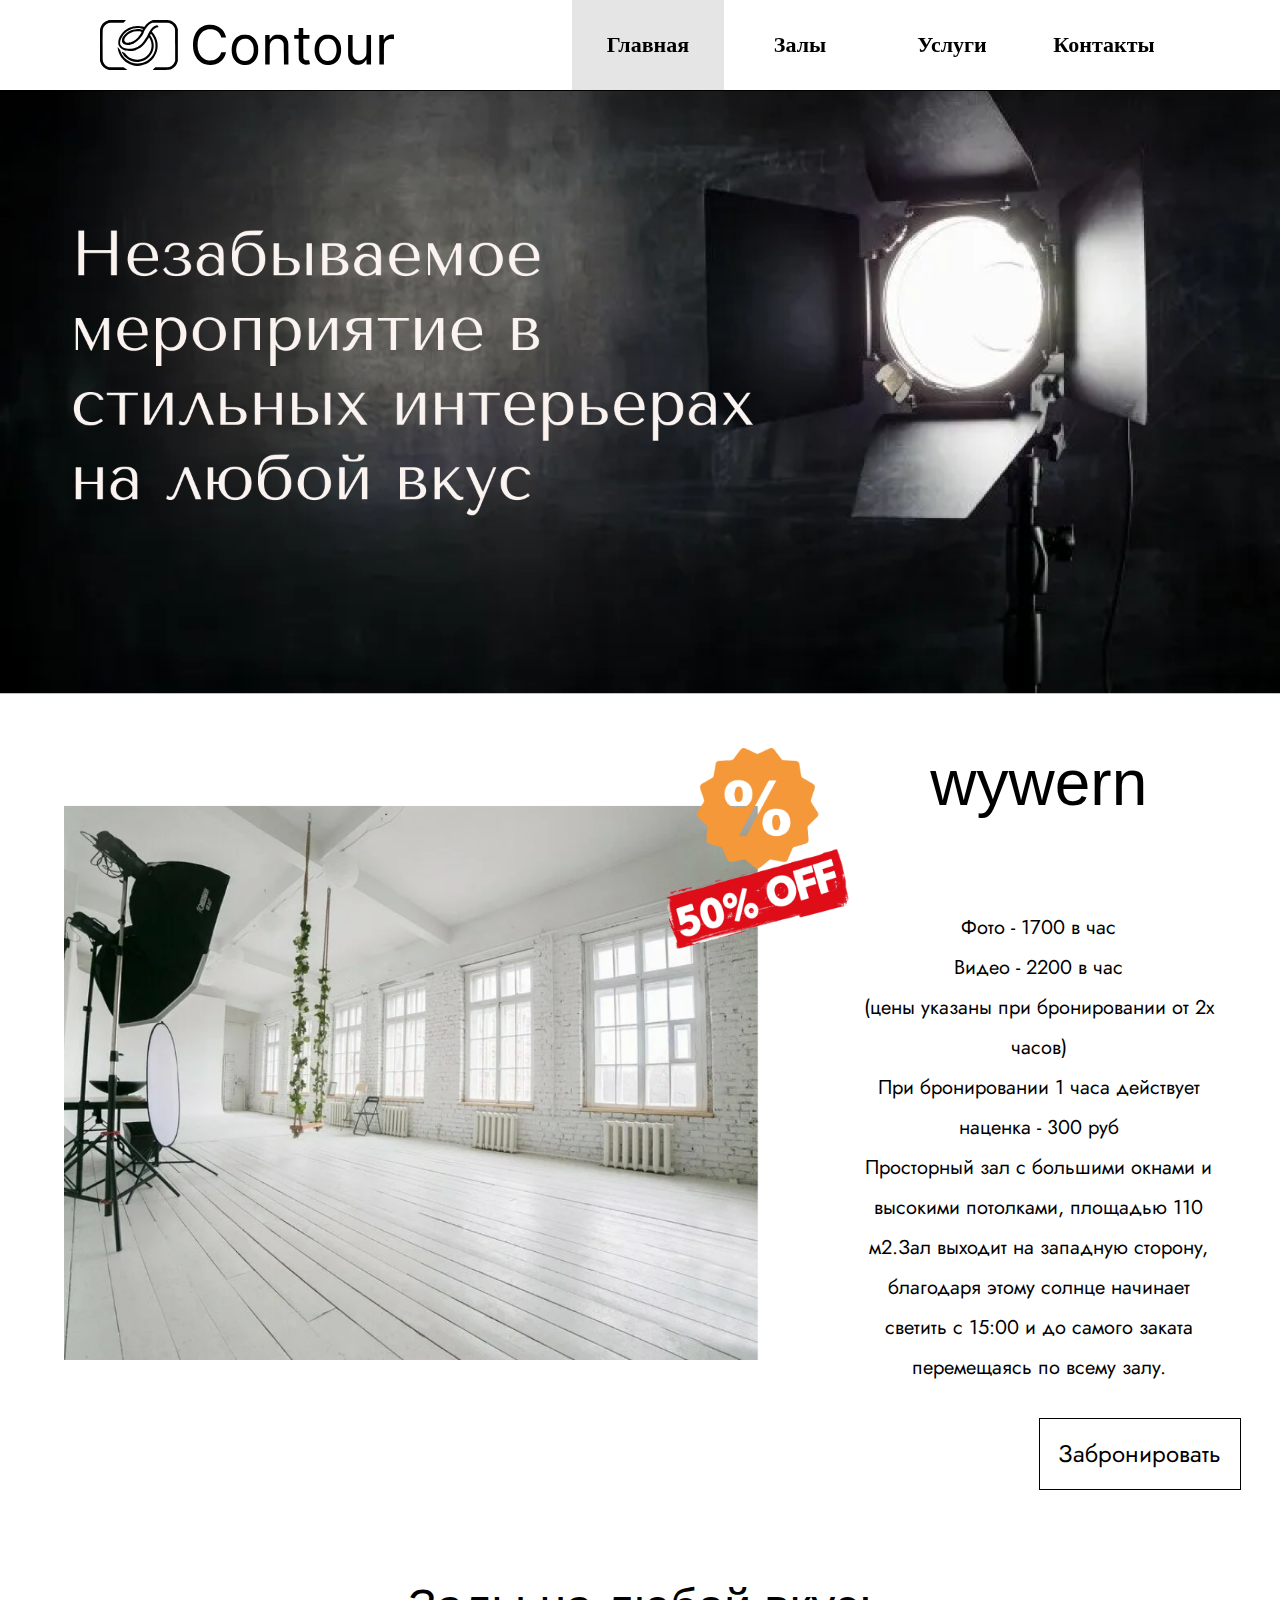
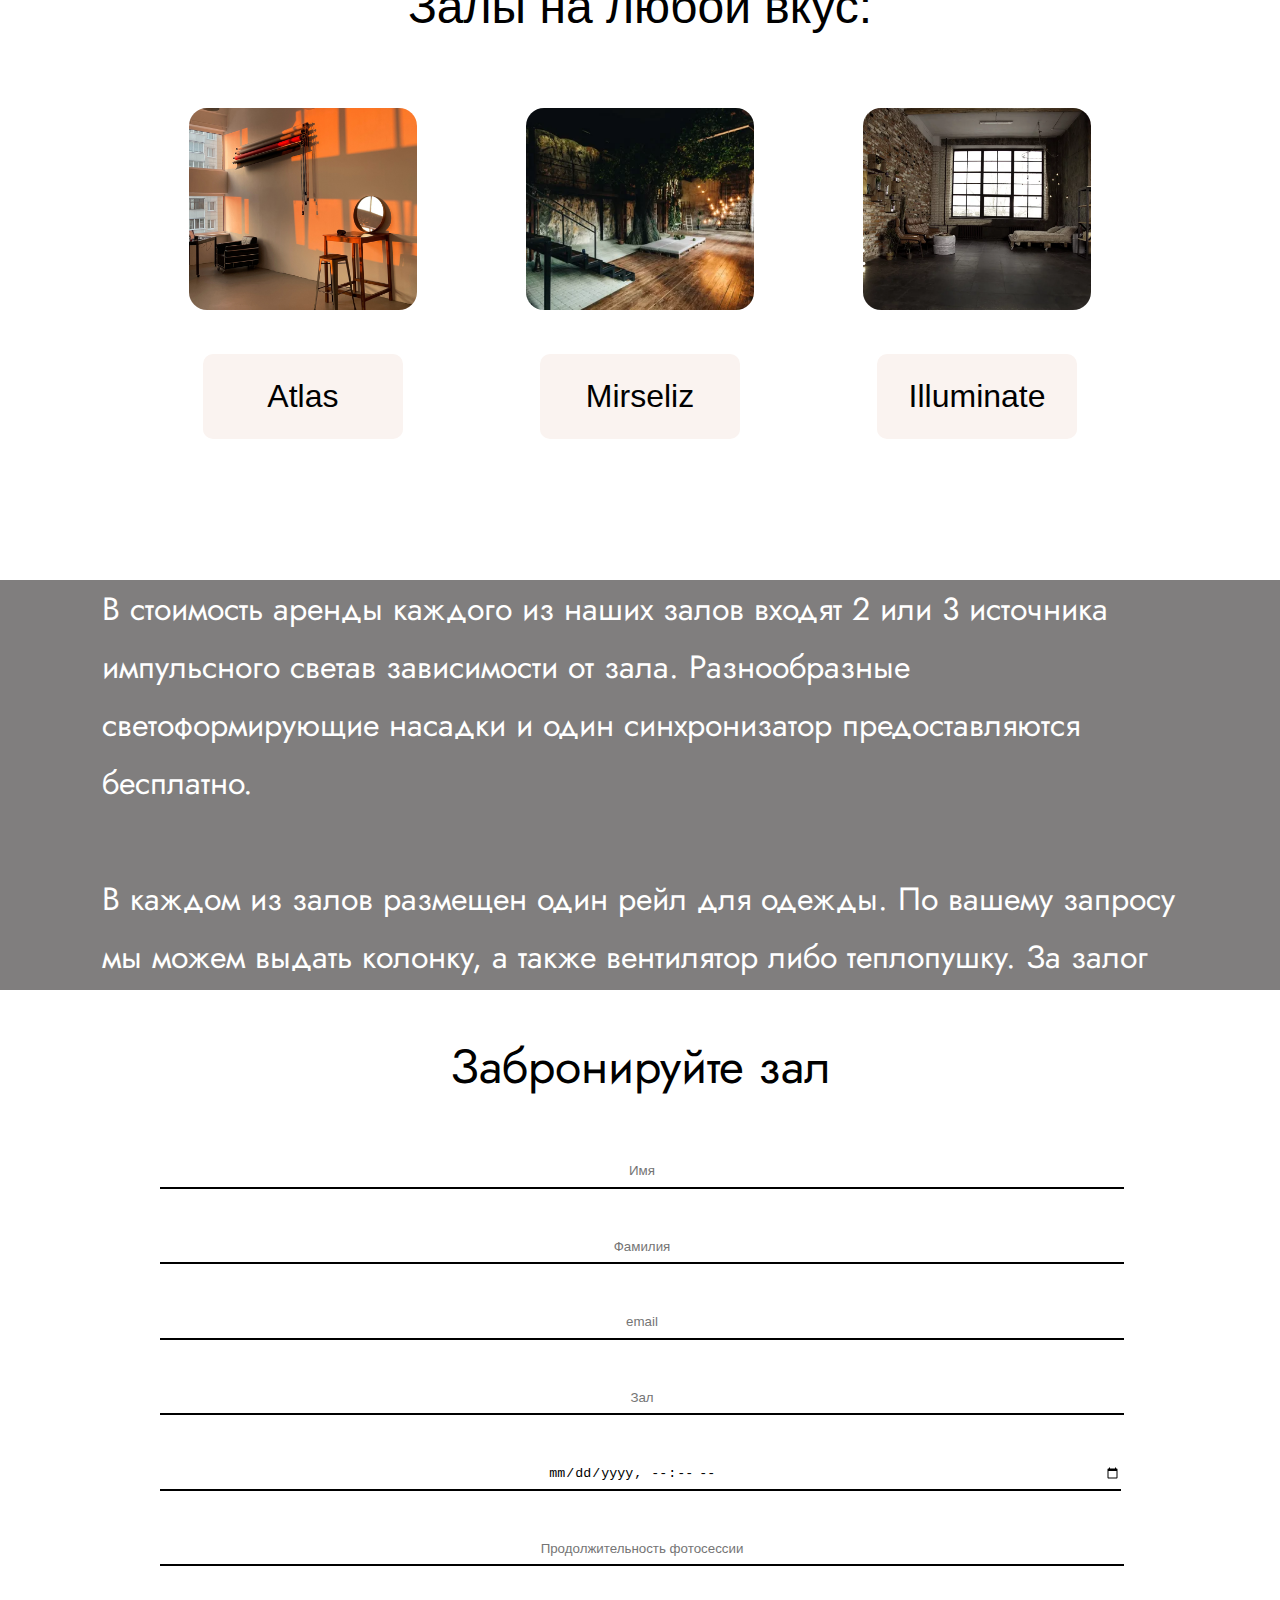
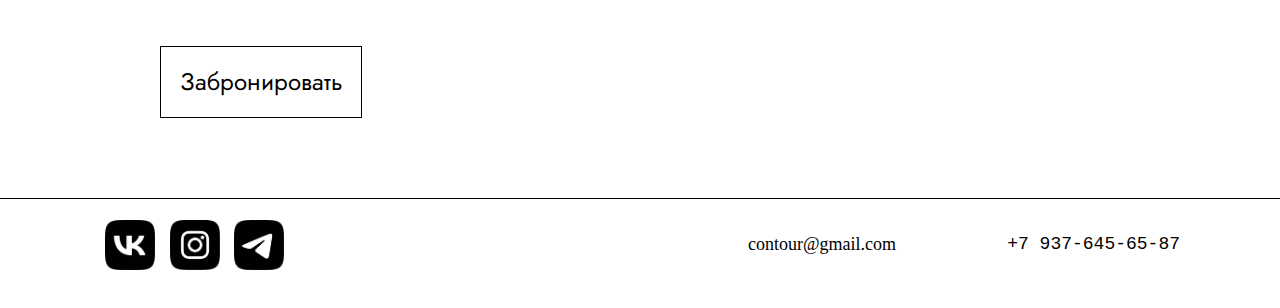
<file: index.html>
<!DOCTYPE html>
<html lang="ru">
<head>
	<meta charset="UTF-8">
	<meta http-equiv="X-UA-Compatible" content="IE=edge">
	<meta name="viewport" content="width=device-width, initial-scale=1.0">
	<title>Contour</title>
	<link rel="icon" href="img/icon/logo_1.svg" type="image/x-icon">
	<link rel="stylesheet" href="css/style_general.css">
	<link rel="stylesheet" href="css/index.css">
</head>
<body>
	<header class="header">
		<div class="conteiner">
			<div class="logo">
				<img src="img/icon/logo_2.svg" alt="">
			</div>
			<div class="menu">
				<ul>
					<a href="index.html"><li>Главная</li></a>
					<a href="hall.html"><li>Залы</li></a>
					<a href="services.html"><li>Услуги</li></a>
					<a href="contacts.html"><li>Контакты</li></a>
				</ul>
			</div>
		</div>
	</header>

	<div class="fullscreen">
		<img src="img/bgtop.png" alt="">
	</div>

	<div class="wywern">
		<div class="wywern__img">
			<img src="img/wywern.png" alt="">
		</div>
		<div class="wywern__text">
			<div class="wywern__header">
					wywern
			</div>
			<div class="wywern__maintext">
				Фото - 1700 в час <br>
				Видео - 2200 в час <br>
				(цены указаны при бронировании от 2х часов) <br>
				При бронировании 1 часа действует наценка - 300 руб <br>
				Просторный зал с большими окнами и высокими потолками, площадью 110 м2.Зал выходит на западную сторону, благодаря этому солнце начинает светить с 15:00 и до самого заката перемещаясь по всему залу.
			</div>
			<a href="#">
				<div class="wywern__button">
					Забронировать
				</div>
			</a>
		</div>
	</div>

	<div class="halls">
		<div class="halls__hedder">
			Залы   на   любой   вкус:
		</div>
		<div class="halls__content">
			<div class="halls__block">
				<div class="halls__img">
					<img src="img/atlas2.png" alt="">
				</div>
				<a href="#">
					<div class="halls__name">
						Atlas
					</div>
				</a>
			</div>
			<div class="halls__block">
				<div class="halls__img">
					<img src="img/mirseliz.png" alt="">
				</div>
				<a href="#">
					<div class="halls__name">
						Мirseliz
					</div>
				</a>
			</div>
			<div class="halls__block">
				<div class="halls__img">
					<img src="img/illuminate.png" alt="">
				</div>
				<a href="#">
					<div class="halls__name">
						Illuminate
					</div>
				</a>
			</div>
		</div>
	</div>

	<div class="blackblock">
		<div class="blackblock__text">
			В стоимость аренды каждого из наших залов входят 2 или 3 источника импульсного светав зависимости от зала. 
			Разнообразные светоформирующие насадки и один синхронизатор предоставляются бесплатно. <br><br>
			В каждом из залов размещен один рейл для одежды. По вашему запросу мы можем выдать колонку, 
			а также вентилятор либо теплопушку. За залог мы предоставляем тележку на колесиках для разгрузки вашего реквизита.
		</div>
	</div>

	<div class="form">
		<div class="form__header">
			Забронируйте зал
		</div>
		<div class="form__main">
			<div class="form__field">
				<input type="text" placeholder="Имя">
			</div>
			<div class="form__field">
				<input type="text" placeholder="Фамилия">
			</div>
			<div class="form__field">
				<input type="text" placeholder="email">
			</div>
			<div class="form__field">
				<input type="text" placeholder="Зал">
			</div>
			<div class="form__field">
				<input type="datetime-local" placeholder="Время и дата">
			</div>
			<div class="form__field">
				<input type="text" placeholder="Продолжительность фотосессии">
			</div>
		</div>
		<a href="#">
			<div class="form__button">
				Забpониpовать
			</div>
		</a>
	</div>

	<footer class="footer">
		<div class="conteiner">
			<div class="footer__networks">
				<a href="#"><img src="img/icon/vk.png" alt=""></a>
				<a href="#"><img src="img/icon/inst.png" alt=""></a>
				<a href="#"><img src="img/icon/tel.png" alt=""></a>
			</div>
			<div class="footer__contacts">
				<div class="footer__email">contour@gmail.com</div>
				<div class="footer__tel"><pre>+7 937-645-65-87</pre></div>
			</div>
		</div>
	</footer>
</body>
</html>
</file>
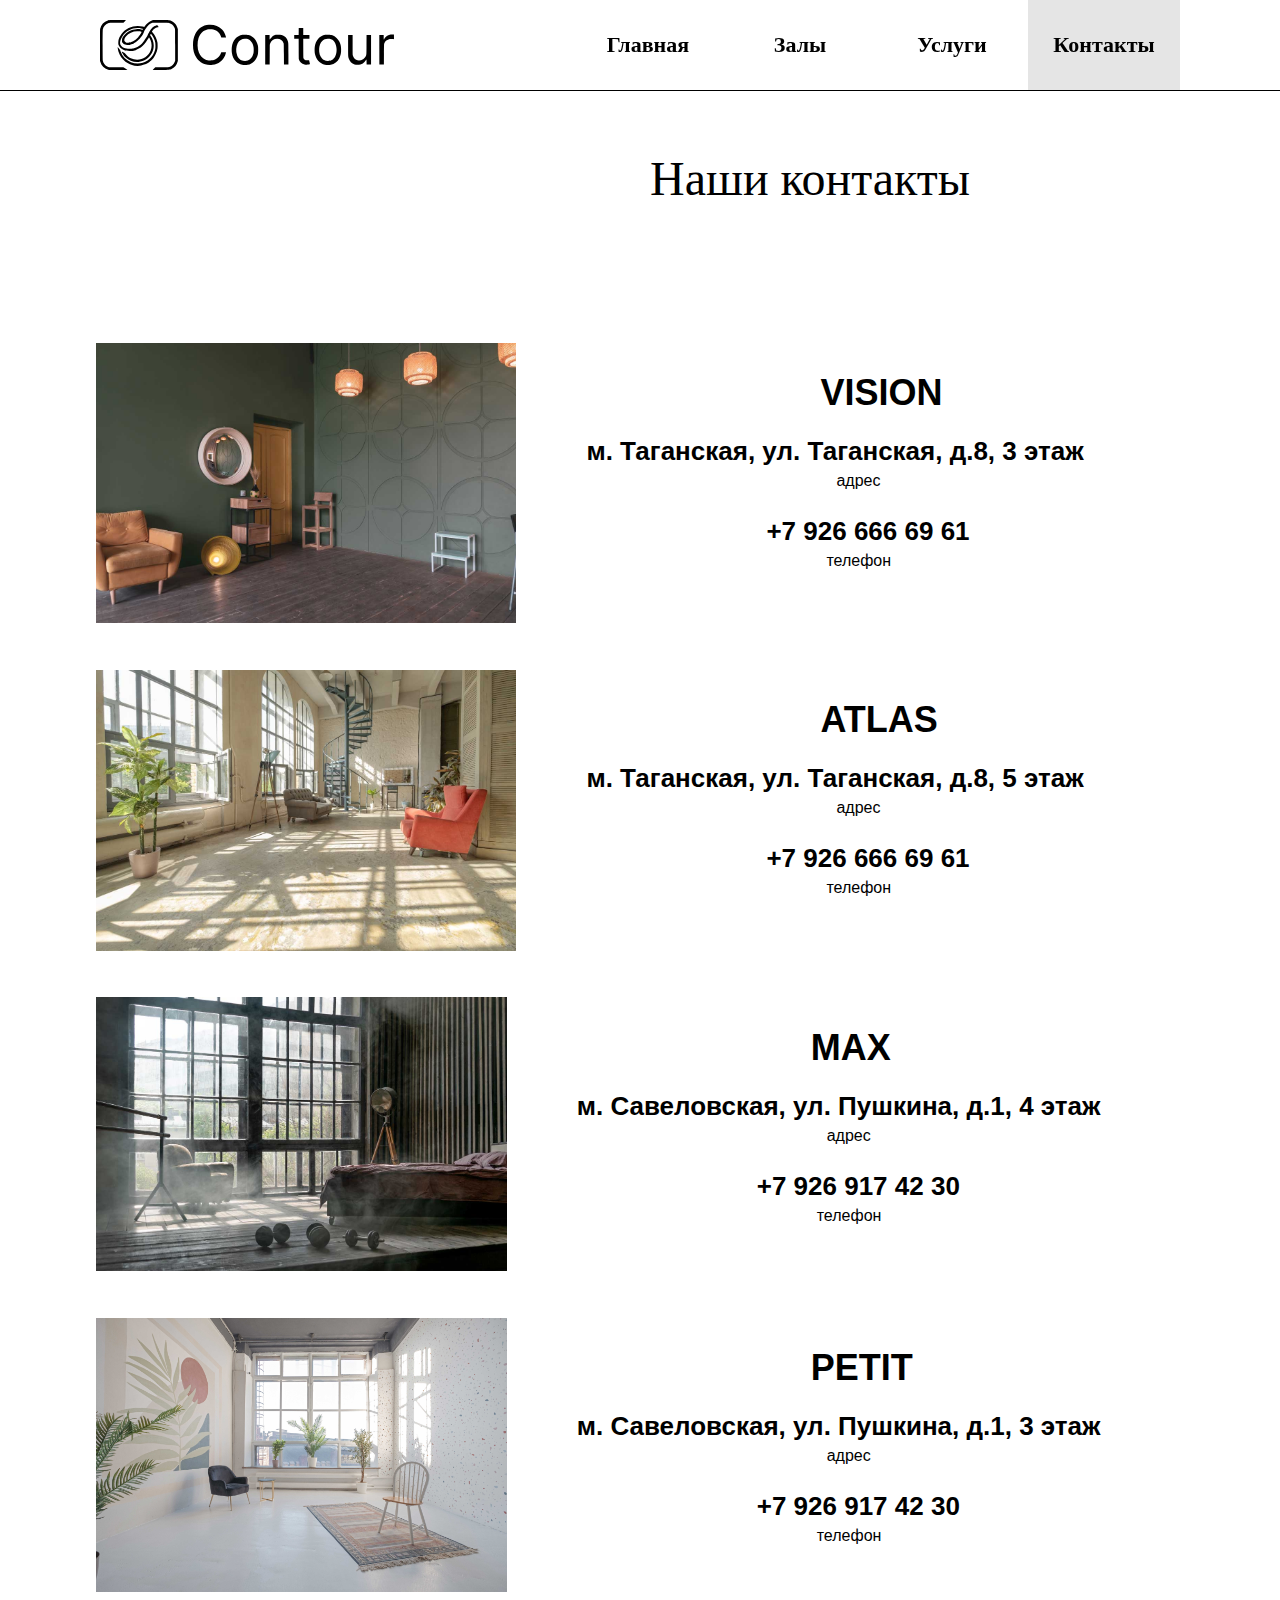
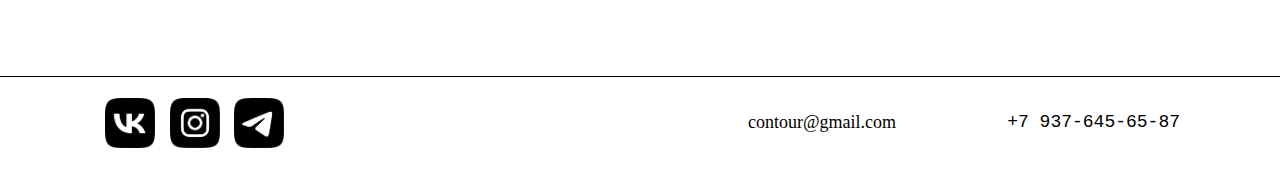
<file: contacts.html>
<!DOCTYPE html>
<html lang="ru">
<head>
	<meta charset="UTF-8">
	<meta http-equiv="X-UA-Compatible" content="IE=edge">
	<meta name="viewport" content="width=device-width, initial-scale=1.0">
	<title>Contour</title>
	<link rel="icon" href="img/icon/logo_1.svg" type="image/x-icon">
	<link rel="stylesheet" href="css/style_general.css">
	<link rel="stylesheet" href="css/contacts.css">
</head>
<body>
	<header class="header">
		<div class="conteiner">
			<div class="logo">
				<img src="img/icon/logo_2.svg" alt="">
			</div>
			<div class="menu">
				<ul>
					<a href="index.html"><li>Главная</li></a>
					<a href="hall.html"><li>Залы</li></a>
					<a href="services.html"><li>Услуги</li></a>
					<a href="contacts.html"><li>Контакты</li></a>
				</ul>
			</div>
		</div>
	</header>

	<div class="contacts">
		Наши контакты
	</div>
	<div class="block">
		<div class="block__block">
			<div class="block__img">
				<a href="hall1.html">
					<img src="img/hall1.jpg" alt="">
				</a>
			</div>
			<div class="block__desc">
				<div class="block__name">
					VISION
				</div>
				<div class="block__adress">
					<div class="block__house">
						м. Таганская, ул. Таганская, д.8, 3 этаж
					</div>
					<div class="block__signature1">
						адрес
					</div>	
				</div>
				<div class="block__telephone">
					<div class="block__number">
						+7 926 666 69 61
					</div>
					<div class="block__signature2">
						телефон
					</div>	
				</div>
			</div>
		</div>
   </div>



	<div class="block">
		<div class="block__block">
			<div class="block__img">
				<a href="hall2.html">
					<img src="img/hall2.jpg" alt="">
				</a>
			</div>
			<div class="block__desc">
				<div class="block__name">
					ATLAS
				</div>
				<div class="block__adress">
					<div class="block__house">
						м. Таганская, ул. Таганская, д.8, 5 этаж
					</div>
					<div class="block__signature1">
						адрес
					</div>	
				</div>
				<div class="block__telephone">
					<div class="block__number">
						+7 926 666 69 61
					</div>
					<div class="block__signature2">
						телефон
					</div>	
				</div>
			</div>
		</div>
   </div>


	
	<div class="block">
		<div class="block__block">
			<div class="block__img">
				<a href="hall3.html">
					<img src="img/hall3.jpg" alt="">
				</a>
			</div>
			<div class="block__desc">
				<div class="block__name">
					MAX
				</div>
				<div class="block__adress">
					<div class="block__house">
						м. Савеловская, ул. Пушкина, д.1, 4 этаж
					</div>
					<div class="block__signature1">
						адрес
					</div>	
				</div>
				<div class="block__telephone">
					<div class="block__number">
						+7 926 917 42 30
					</div>
					<div class="block__signature2">
						телефон
					</div>	
				</div>
			</div>
		</div>
   </div>


	<div class="block">
      <div class="block__block">
            <div class="block__img">
					<a href="hall4.html">
               	<img src="img/hall4.jpg" alt="">
					</a>
            </div>
            <div class="block__desc">
               <div class="block__name">
                  PETIT
               </div>
               <div class="block__adress">
                  <div class="block__house">
                        м. Савеловская, ул. Пушкина, д.1, 3 этаж
                  </div>
                  <div class="block__signature1">
                        адрес
                  </div>  
               </div>
               <div class="block__telephone">
                  <div class="block__number">
                        +7 926 917 42 30
                  </div>
                  <div class="block__signature2">
                        телефон
                  </div>  
               </div>
            </div>
      </div>
   </div>

	
	<footer class="footer">
		<div class="conteiner">
			<div class="footer__networks">
				<a href="#"><img src="img/icon/vk.png" alt=""></a>
				<a href="#"><img src="img/icon/inst.png" alt=""></a>
				<a href="#"><img src="img/icon/tel.png" alt=""></a>
			</div>
			<div class="footer__contacts">
				<div class="footer__email">contour@gmail.com</div>
				<div class="footer__tel"><pre>+7 937-645-65-87</pre></div>
			</div>
		</div>
	</footer>
</body>
</html>
</file>
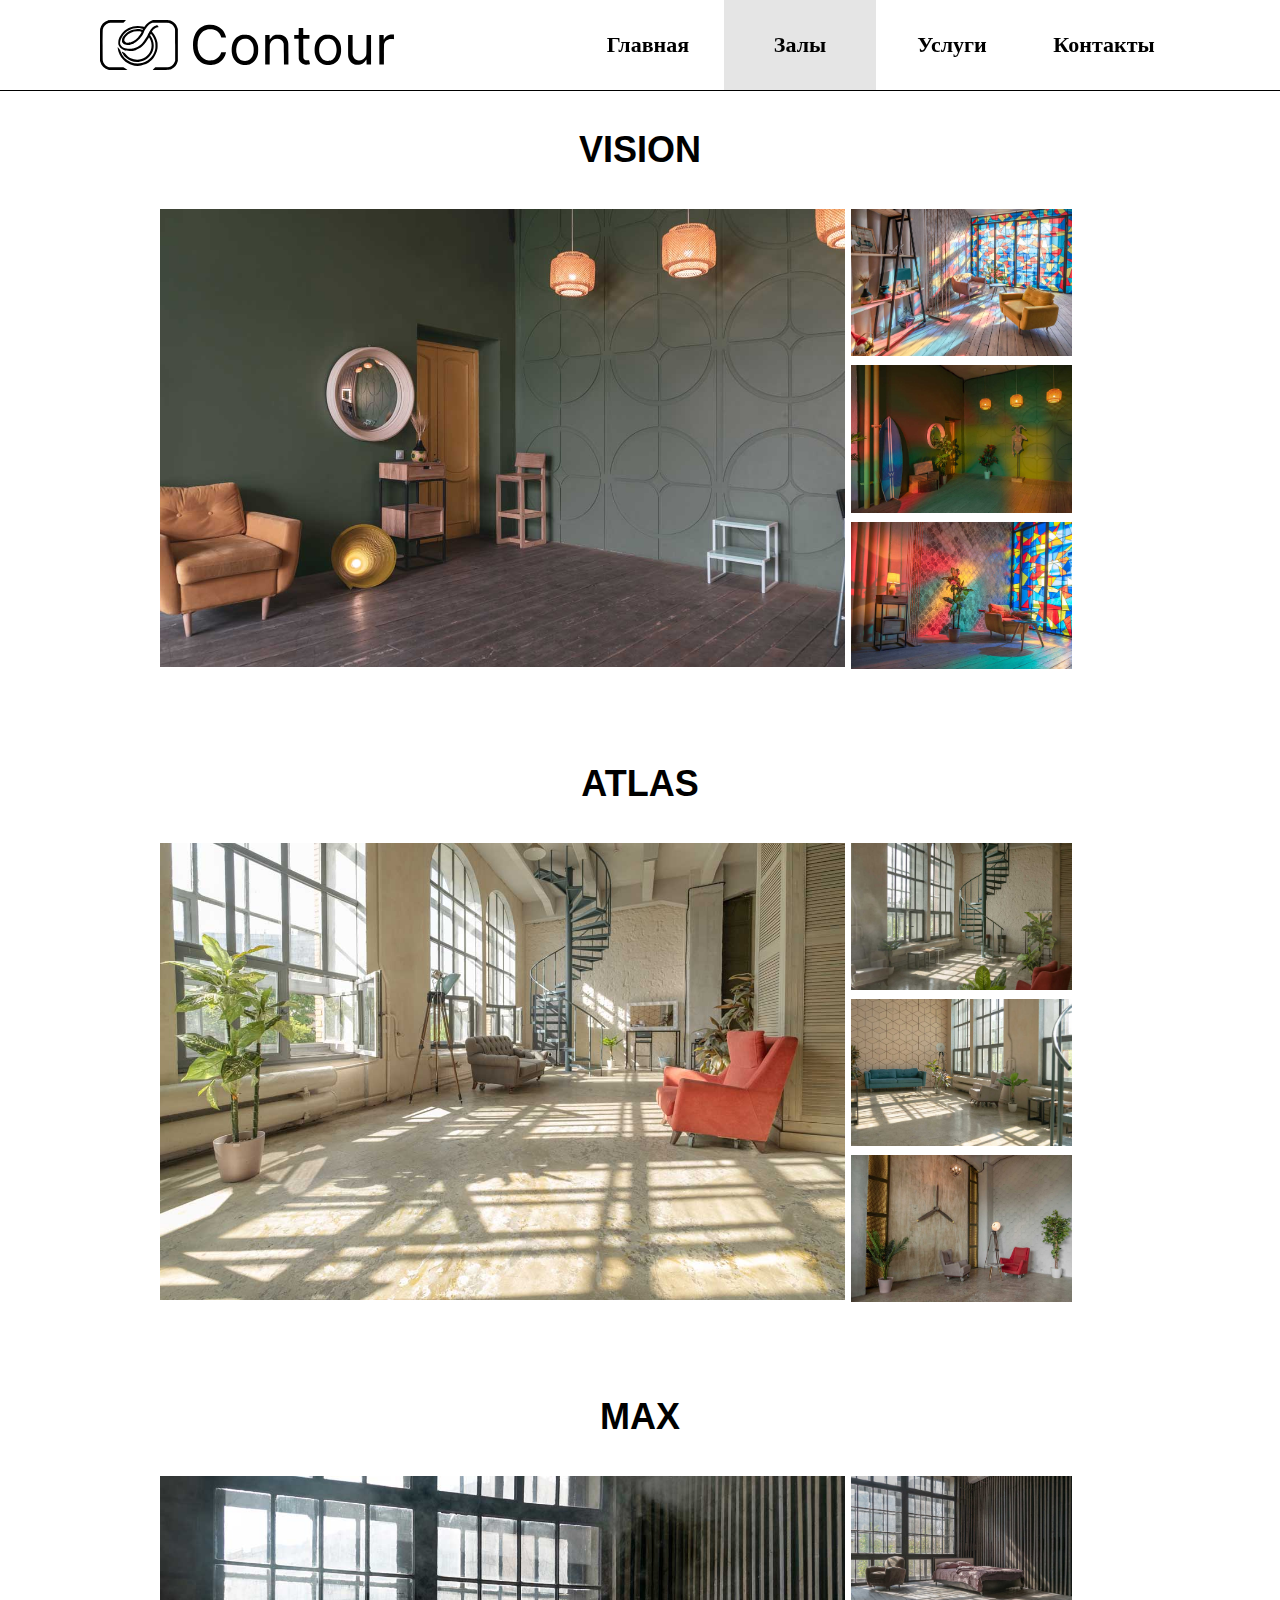
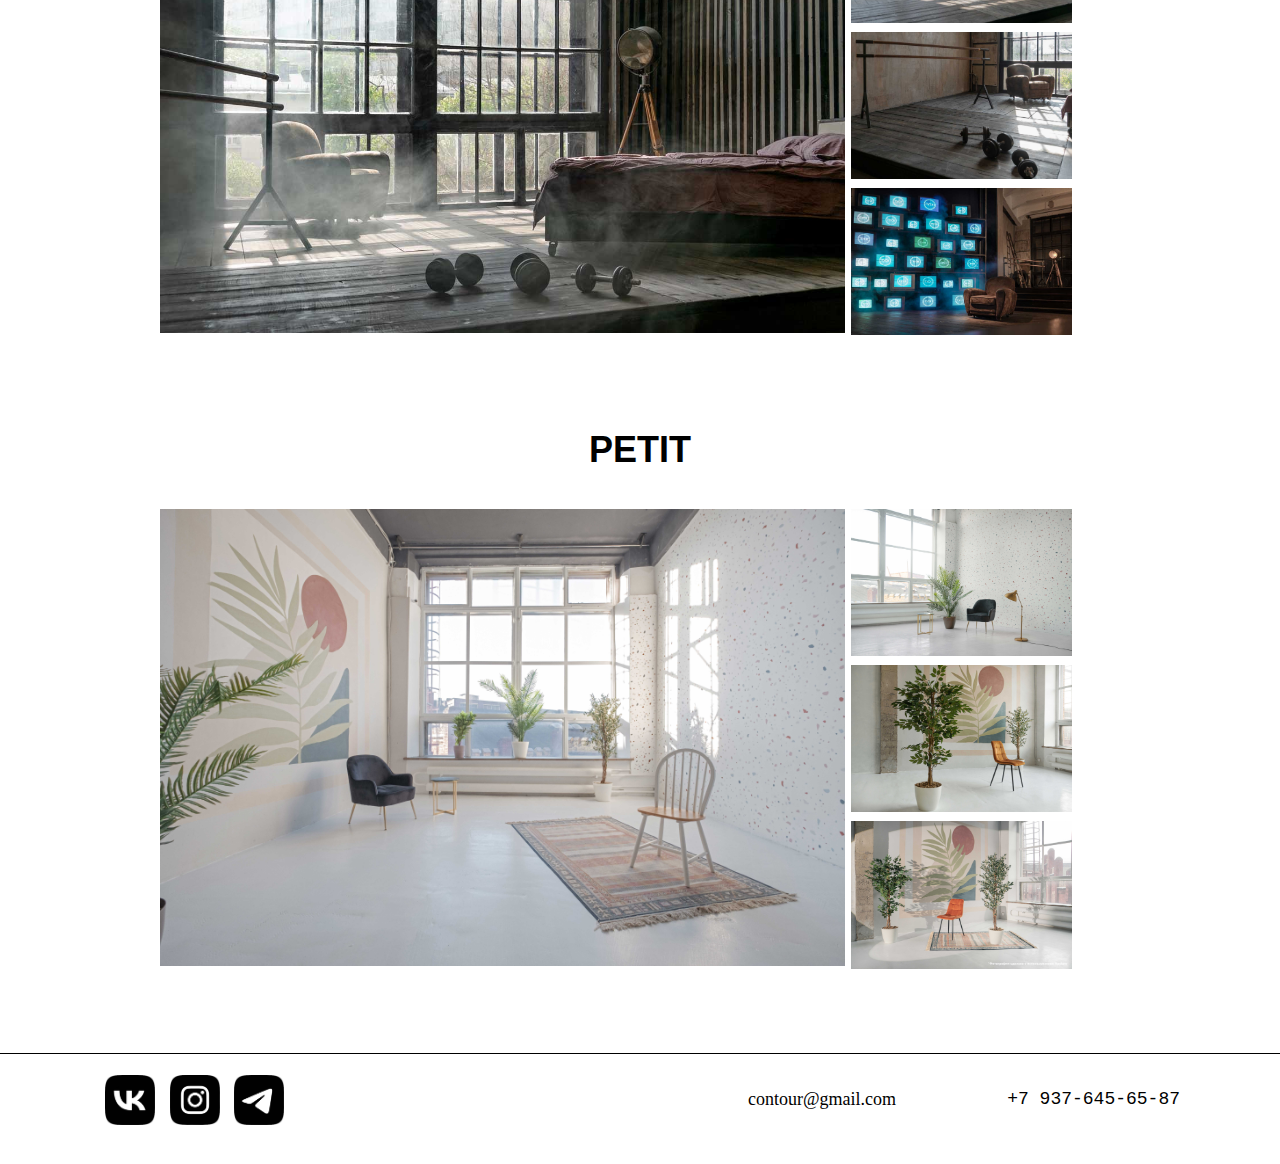
<file: hall.html>
<!DOCTYPE html>
<html lang="ru">
<head>
	<meta charset="UTF-8">
	<meta http-equiv="X-UA-Compatible" content="IE=edge">
	<meta name="viewport" content="width=device-width, initial-scale=1.0">
	<title>Contour</title>
	<link rel="icon" href="img/icon/logo_1.svg" type="image/x-icon">
	<link rel="stylesheet" href="css/style_general.css">
	<link rel="stylesheet" href="css/hall.css">
</head>
<body>
	<header class="header">
		<div class="conteiner">
			<div class="logo">
				<img src="img/icon/logo_2.svg" alt="">
			</div>
			<div class="menu">
				<ul>
					<a href="index.html"><li>Главная</li></a>
					<a href="hall.html"><li>Залы</li></a>
					<a href="services.html"><li>Услуги</li></a>
					<a href="contacts.html"><li>Контакты</li></a>
				</ul>
			</div>
		</div>
	</header>


	<div class="halls">
		<div class="halls__hall">
			<div class="halls__name">
				<a href="hall1.html">VISION</a>
			</div>
			<a href="hall1.html">
				<div class="halls__photo">
					<div class="halls__photoleft">
						<img src="img/hall1.jpg" alt="">
					</div>
					<div class="halls__photoright">
						<img src="img/hall1_1.jpg" alt="">
						<img src="img/hall1_2.jpg" alt="" style="margin-top: 9px;">
						<img src="img/hall1_3.jpg" alt="" style="margin-top: 9px;">
					</div>
				</div>
			</a>
		</div>
		<div class="halls__hall">
			<div class="halls__name">
				<a href="#">ATLAS</a>
			</div>
			<a href="hall2.html">
				<div class="halls__photo">
					<div class="halls__photoleft">
						<img src="img/hall2.jpg" alt="">
					</div>
					<div class="halls__photoright">
						<img src="img/hall2_1.jpg" alt="">
						<img src="img/hall2_2.jpg" alt="" style="margin-top: 9px;">
						<img src="img/hall2_3.jpg" alt="" style="margin-top: 9px;">
					</div>
				</div>
			</a>
		</div>
		<div class="halls__hall">
			<div class="halls__name">
				<a href="#">MAX</a>
			</div>
			<a href="hall3.html">
				<div class="halls__photo">
					<div class="halls__photoleft">
						<img src="img/hall3.jpg" alt="">
					</div>
					<div class="halls__photoright">
						<img src="img/hall3_1.jpg" alt="">
						<img src="img/hall3_2.jpg" alt="" style="margin-top: 9px;">
						<img src="img/hall3_3.jpg" alt="" style="margin-top: 9px;">
					</div>
				</div>
			</a>
		</div>
		<div class="halls__hall">
			<div class="halls__name">
				<a href="#">PETIT</a>
			</div>
			<a href="hall4.html">
				<div class="halls__photo">
					<div class="halls__photoleft">
						<img src="img/hall4.jpg" alt="">
					</div>
					<div class="halls__photoright">
						<img src="img/hall4_1.jpg" alt="">
						<img src="img/hall4_2.jpg" alt="" style="margin-top: 9px;">
						<img src="img/hall4_3.jpg" alt="" style="margin-top: 9px;">
					</div>
				</div>
			</a>
		</div>
	</div>



	<footer class="footer">
		<div class="conteiner">
			<div class="footer__networks">
				<a href="#"><img src="img/icon/vk.png" alt=""></a>
				<a href="#"><img src="img/icon/inst.png" alt=""></a>
				<a href="#"><img src="img/icon/tel.png" alt=""></a>
			</div>
			<div class="footer__contacts">
				<div class="footer__email">contour@gmail.com</div>
				<div class="footer__tel"><pre>+7 937-645-65-87</pre></div>
			</div>
		</div>
	</footer>
</body>
</html>
</file>
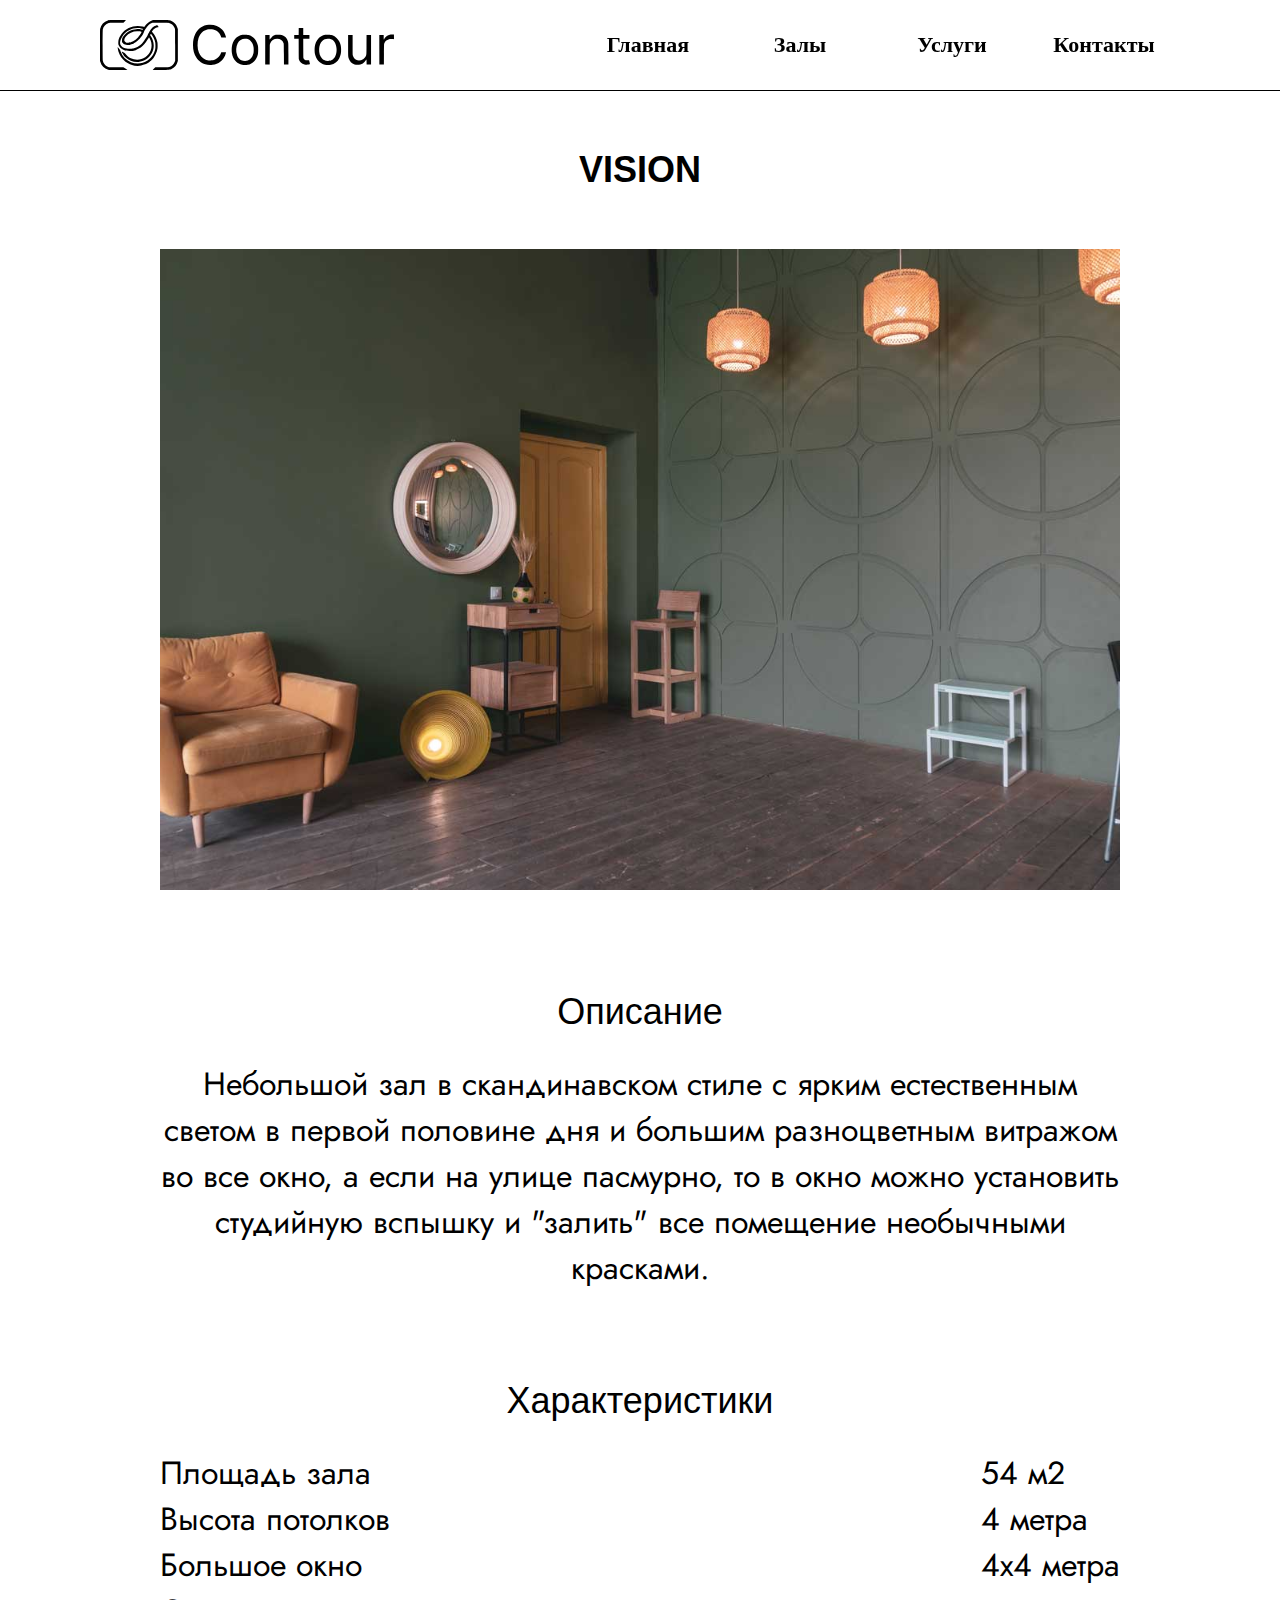
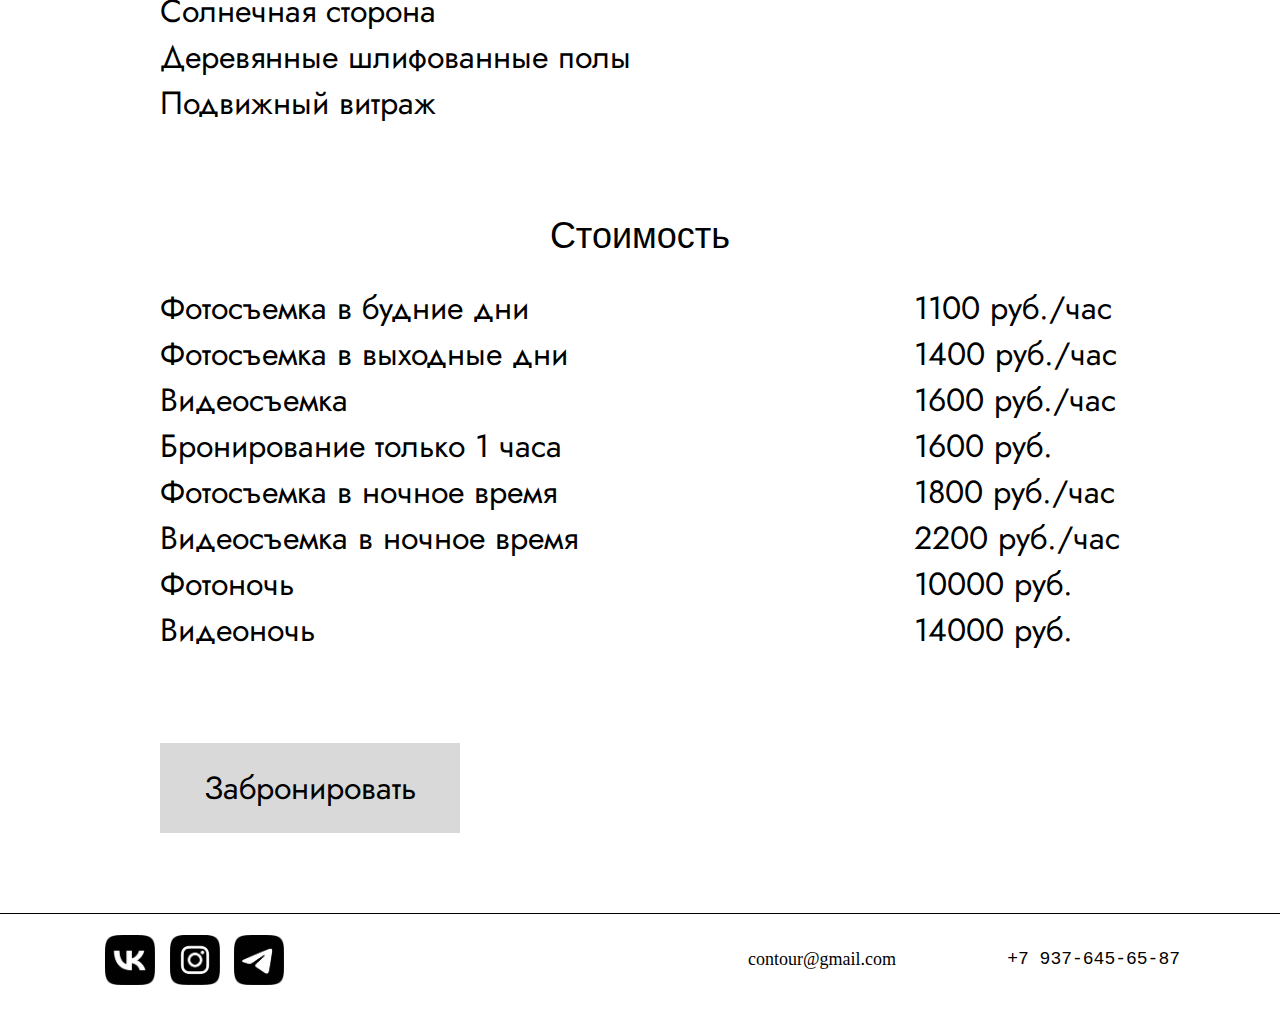
<file: hall1.html>
<!DOCTYPE html>
<html lang="ru">
<head>
	<meta charset="UTF-8">
	<meta http-equiv="X-UA-Compatible" content="IE=edge">
	<meta name="viewport" content="width=device-width, initial-scale=1.0">
	<title>Contour</title>
	<link rel="icon" href="img/icon/logo_1.svg" type="image/x-icon">
	<link rel="stylesheet" href="css/style_general.css">
	<link rel="stylesheet" href="css/halls.css">
</head>
<body>
	<header class="header">
		<div class="conteiner">
			<div class="logo">
				<img src="img/icon/logo_2.svg" alt="">
			</div>
			<div class="menu">
				<ul>
					<a href="index.html"><li>Главная</li></a>
					<a href="hall.html"><li>Залы</li></a>
					<a href="services.html"><li>Услуги</li></a>
					<a href="contacts.html"><li>Контакты</li></a>
				</ul>
			</div>
		</div>
	</header>

	<div class="content-conteiner">
		<div class="foto">
			<div class="foto__title">
				VISION
			</div>
			<div class="foto__slider">
				<img src="img/hall1.jpg" alt="" style="width: 100%;">
			</div>
		</div>

		<div class="about">
			<div class="about__title">
				Описание
			</div>
			<div class="about__text">
				Небольшой зал в скандинавском стиле с ярким естественным светом в первой половине дня и большим разноцветным витражом 
				во все окно, а если на улице пасмурно, то в окно можно установить студийную вспышку и "залить" все помещение необычными красками.
			</div>
		</div>

		<div class="characteristics">
			<div class="characteristics__title">
				Хаpактеpистики
			</div>
			<div class="characteristics__text">
				<div class="characteristics__left">
					Площадь зала<br>
					Высота потолков<br>
					Большое окно<br>
					Солнечная сторона<br>
					Деревянные шлифованные полы<br>
					Подвижный витраж<br>
				</div>
				<div class="characteristics__right">
					54 м2<br>
					4 метра<br>
					4х4 метра <br>
				</div>
			</div>
		</div>

		<div class="price">
			<div class="price__title">
				Стоимость
			</div>
			<div class="price__text">
				<div class="price__left">
					Фотосъемка в будние дни<br>
					Фотосъемка в выходные дни<br>
					Видеосъемка<br>
					Бронирование только 1 часа<br>
					Фотосъемка в ночное время<br>
					Видеосъемка в ночное время<br>
					Фотоночь<br>
					Видеоночь<br>
				</div>
				<div class="price__right">
					1100 руб./час<br>
					1400 руб./час<br>
					1600 руб./час<br>
					1600 руб.<br>
					1800 руб./час<br>
					2200 руб./час<br>
					10000 руб.<br>
					14000 руб.<br>
				</div>
			</div>
		</div>

		<div class="button"><a href="#"><div>Забронировать</div></a></div>
	</div>


	<footer class="footer">
		<div class="conteiner">
			<div class="footer__networks">
				<a href="#"><img src="img/icon/vk.png" alt=""></a>
				<a href="#"><img src="img/icon/inst.png" alt=""></a>
				<a href="#"><img src="img/icon/tel.png" alt=""></a>
			</div>
			<div class="footer__contacts">
				<div class="footer__email">contour@gmail.com</div>
				<div class="footer__tel"><pre>+7 937-645-65-87</pre></div>
			</div>
		</div>
	</footer>
</body>
</html>
</file>
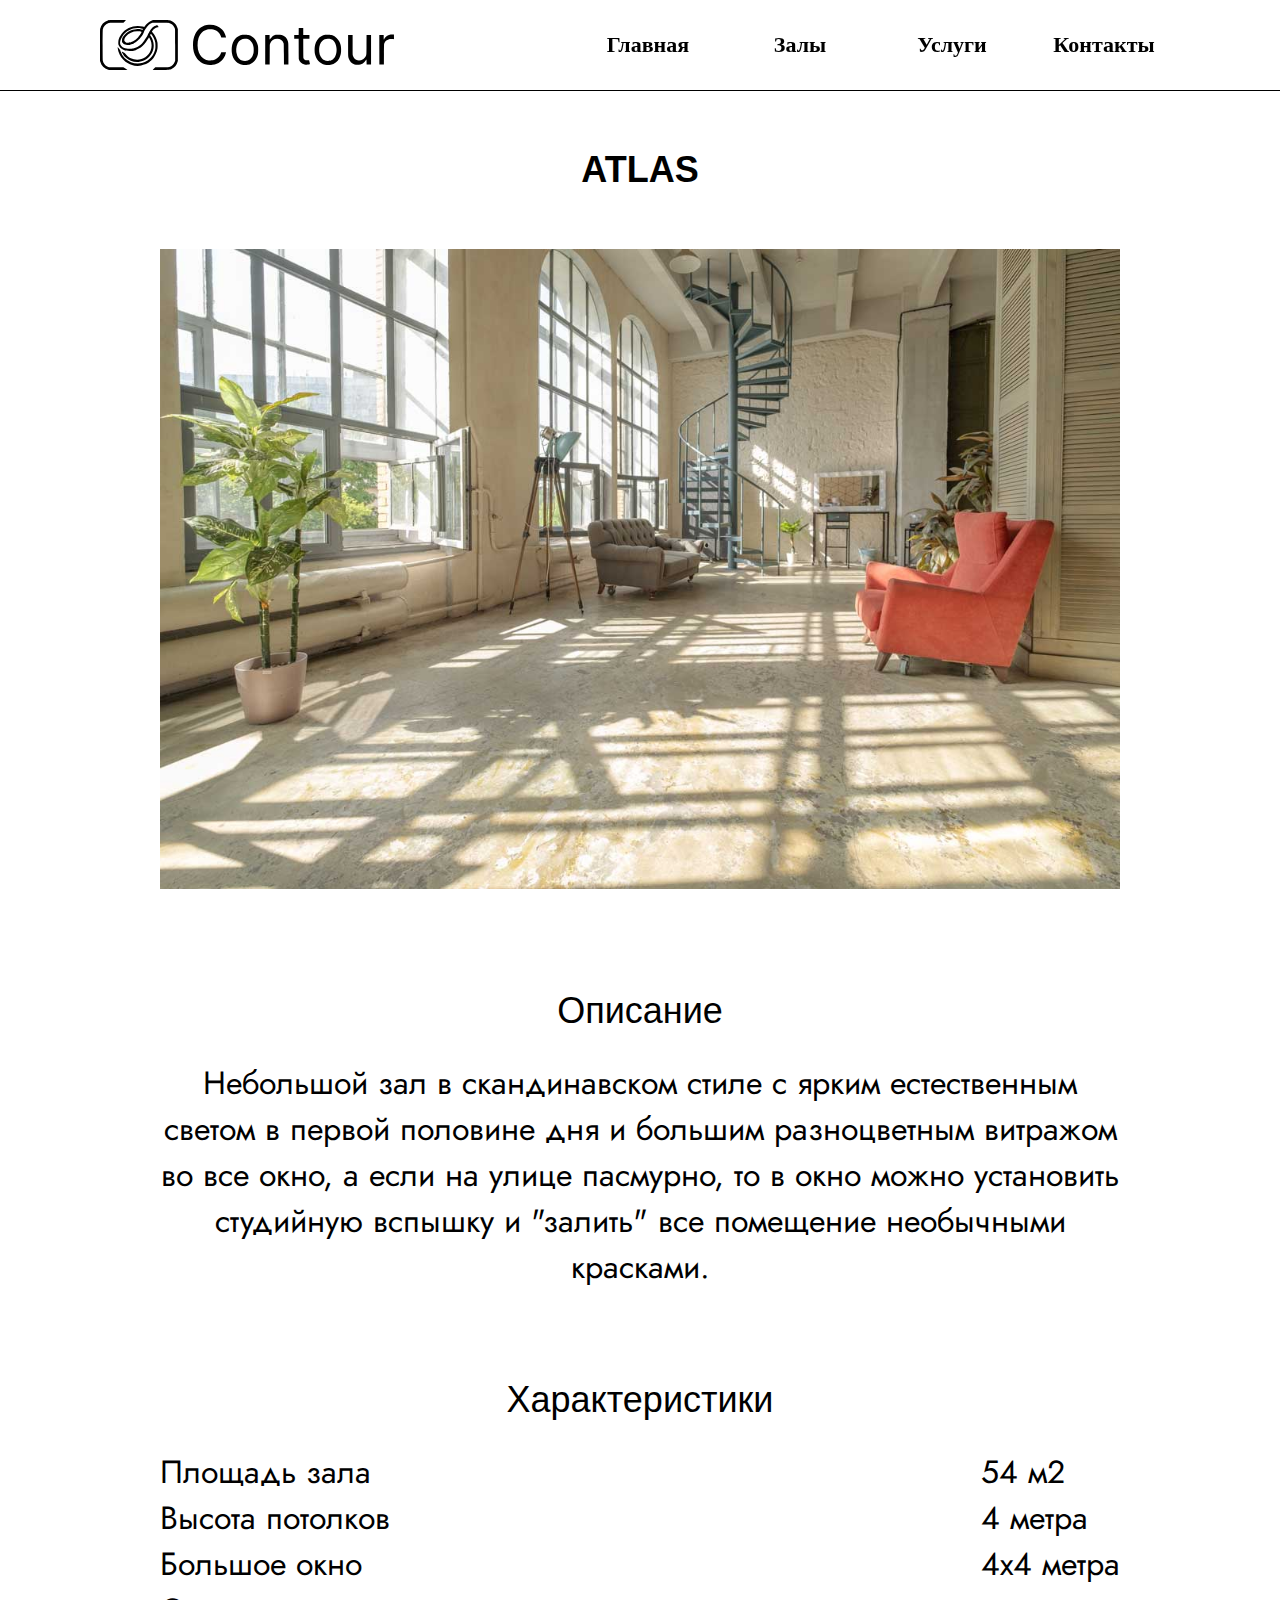
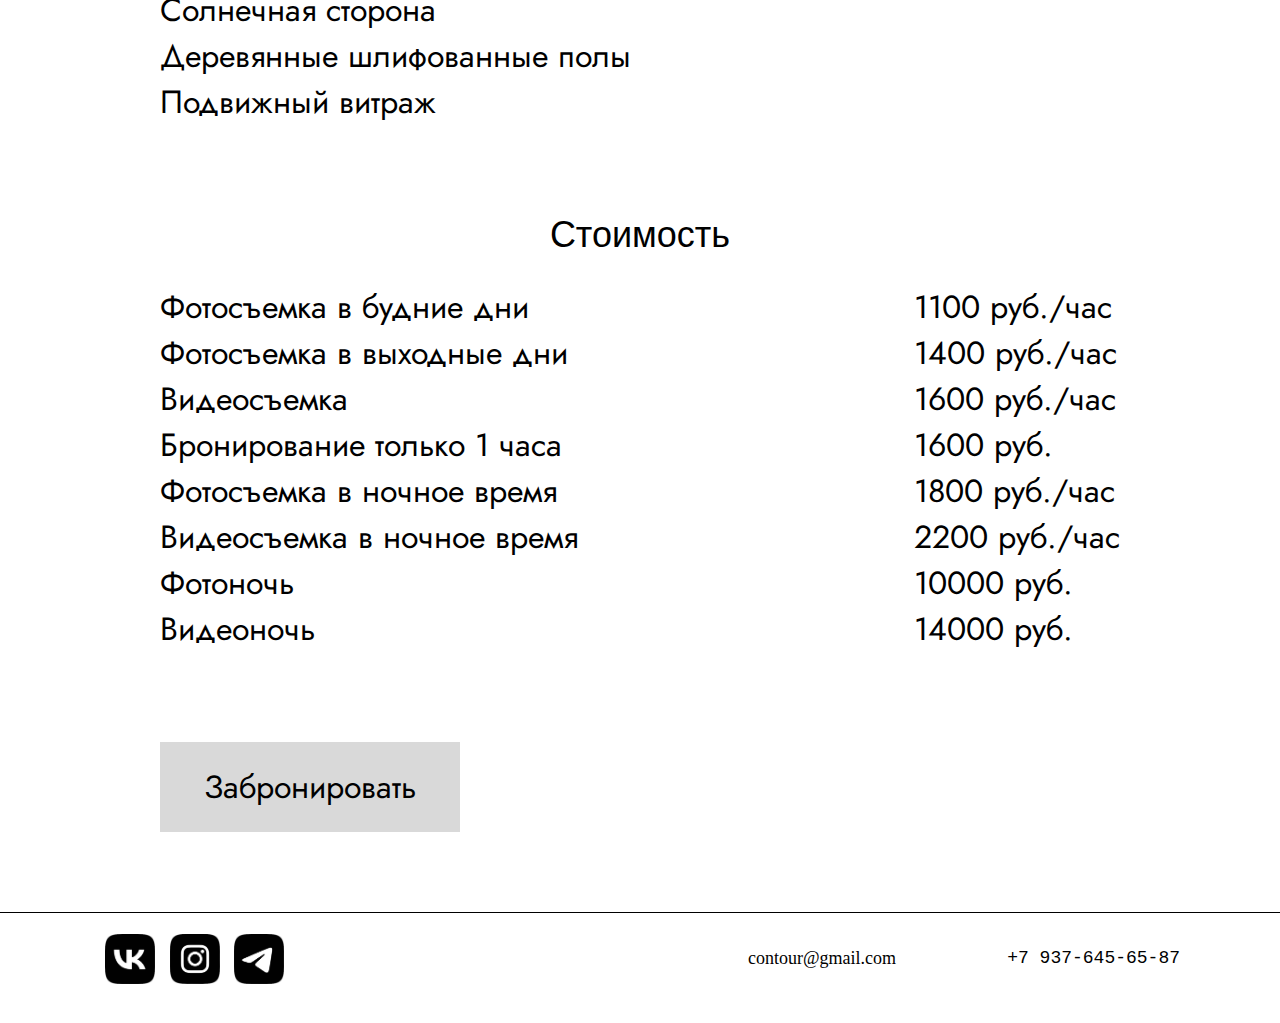
<file: hall2.html>
<!DOCTYPE html>
<html lang="ru">
<head>
	<meta charset="UTF-8">
	<meta http-equiv="X-UA-Compatible" content="IE=edge">
	<meta name="viewport" content="width=device-width, initial-scale=1.0">
	<title>Contour</title>
	<link rel="icon" href="img/icon/logo_1.svg" type="image/x-icon">
	<link rel="stylesheet" href="css/style_general.css">
	<link rel="stylesheet" href="css/halls.css">
</head>
<body>
	<header class="header">
		<div class="conteiner">
			<div class="logo">
				<img src="img/icon/logo_2.svg" alt="">
			</div>
			<div class="menu">
				<ul>
					<a href="index.html"><li>Главная</li></a>
					<a href="hall.html"><li>Залы</li></a>
					<a href="services.html"><li>Услуги</li></a>
					<a href="contacts.html"><li>Контакты</li></a>
				</ul>
			</div>
		</div>
	</header>

	<div class="content-conteiner">
		<div class="foto">
			<div class="foto__title">
				ATLAS
			</div>
			<div class="foto__slider">
				<img src="img/hall2.jpg" alt="" style="width: 100%;">
			</div>
		</div>

		<div class="about">
			<div class="about__title">
				Описание
			</div>
			<div class="about__text">
				Небольшой зал в скандинавском стиле с ярким естественным светом в первой половине дня и большим разноцветным витражом 
				во все окно, а если на улице пасмурно, то в окно можно установить студийную вспышку и "залить" все помещение необычными красками.
			</div>
		</div>

		<div class="characteristics">
			<div class="characteristics__title">
				Хаpактеpистики
			</div>
			<div class="characteristics__text">
				<div class="characteristics__left">
					Площадь зала<br>
					Высота потолков<br>
					Большое окно<br>
					Солнечная сторона<br>
					Деревянные шлифованные полы<br>
					Подвижный витраж<br>
				</div>
				<div class="characteristics__right">
					54 м2<br>
					4 метра<br>
					4х4 метра <br>
				</div>
			</div>
		</div>

		<div class="price">
			<div class="price__title">
				Стоимость
			</div>
			<div class="price__text">
				<div class="price__left">
					Фотосъемка в будние дни<br>
					Фотосъемка в выходные дни<br>
					Видеосъемка<br>
					Бронирование только 1 часа<br>
					Фотосъемка в ночное время<br>
					Видеосъемка в ночное время<br>
					Фотоночь<br>
					Видеоночь<br>
				</div>
				<div class="price__right">
					1100 руб./час<br>
					1400 руб./час<br>
					1600 руб./час<br>
					1600 руб.<br>
					1800 руб./час<br>
					2200 руб./час<br>
					10000 руб.<br>
					14000 руб.<br>
				</div>
			</div>
		</div>

		<div class="button"><a href="#"><div>Забронировать</div></a></div>
	</div>


	<footer class="footer">
		<div class="conteiner">
			<div class="footer__networks">
				<a href="#"><img src="img/icon/vk.png" alt=""></a>
				<a href="#"><img src="img/icon/inst.png" alt=""></a>
				<a href="#"><img src="img/icon/tel.png" alt=""></a>
			</div>
			<div class="footer__contacts">
				<div class="footer__email">contour@gmail.com</div>
				<div class="footer__tel"><pre>+7 937-645-65-87</pre></div>
			</div>
		</div>
	</footer>
</body>
</html>
</file>
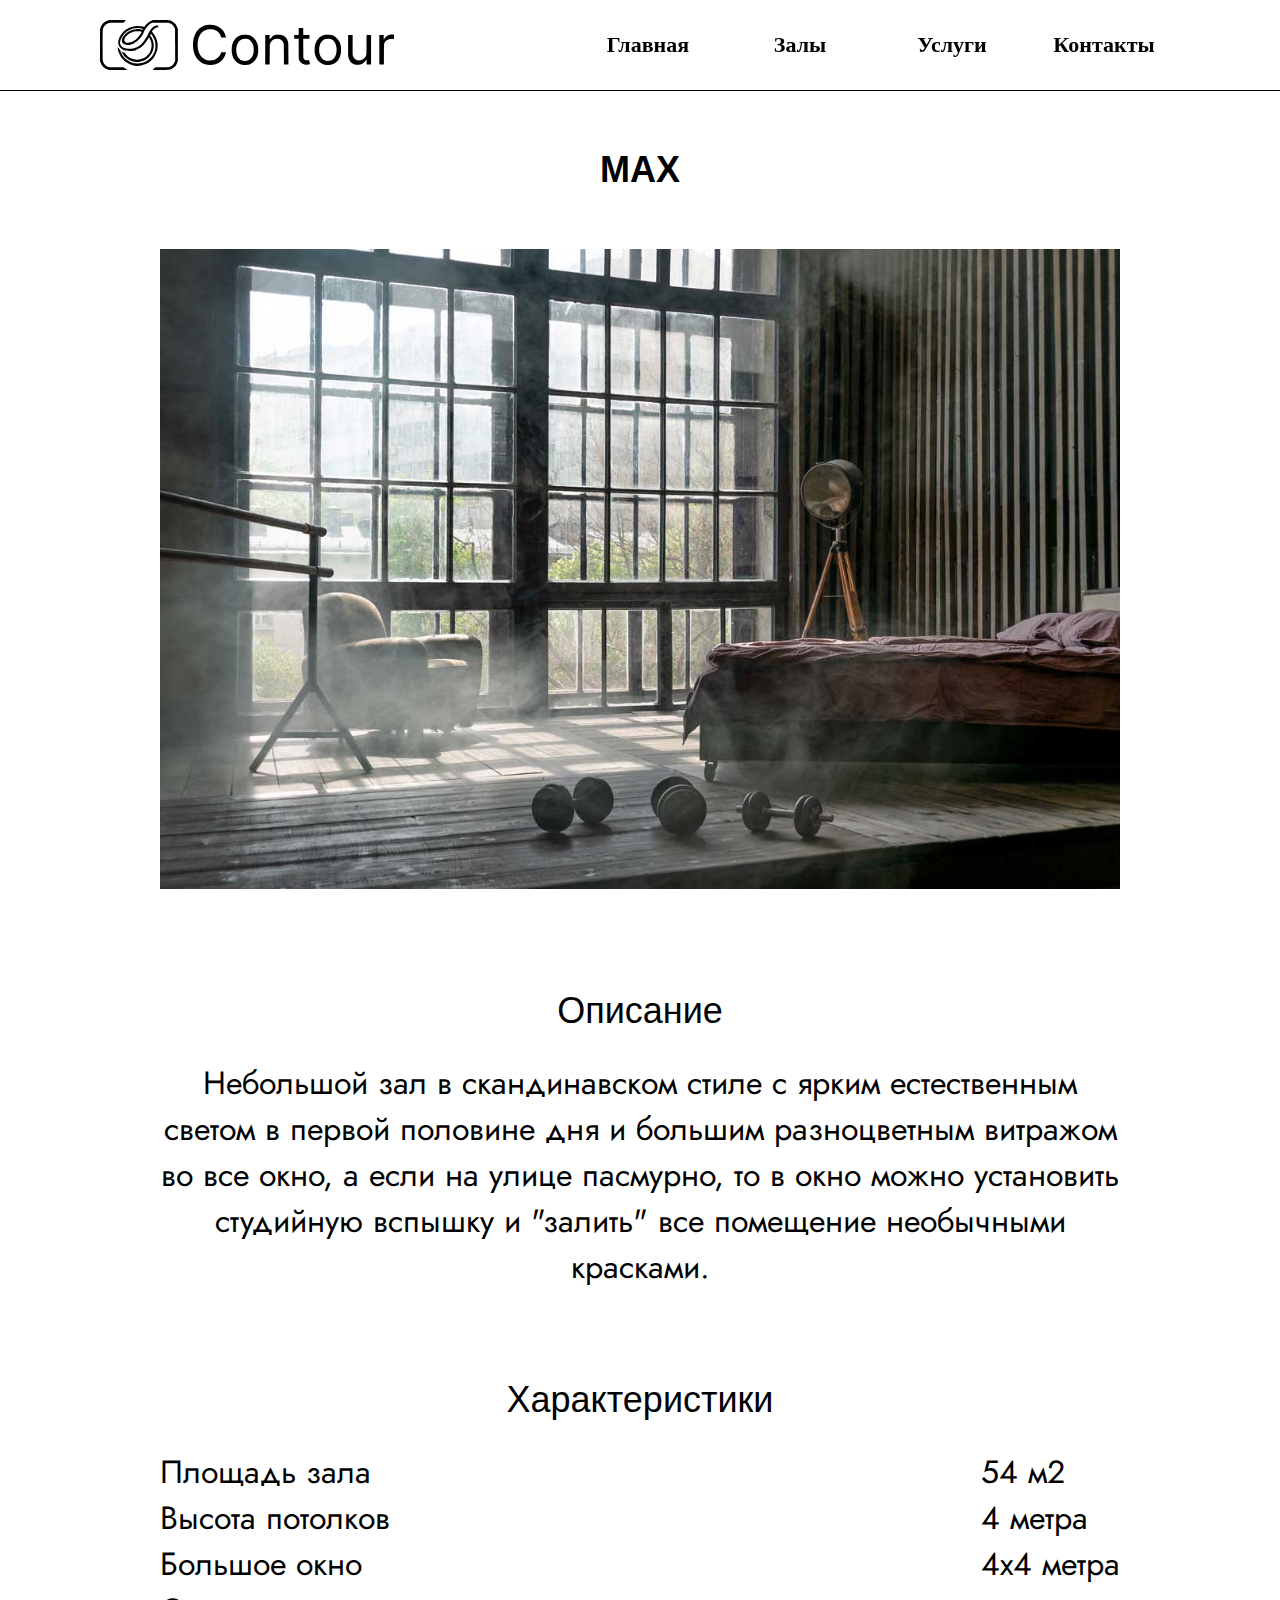
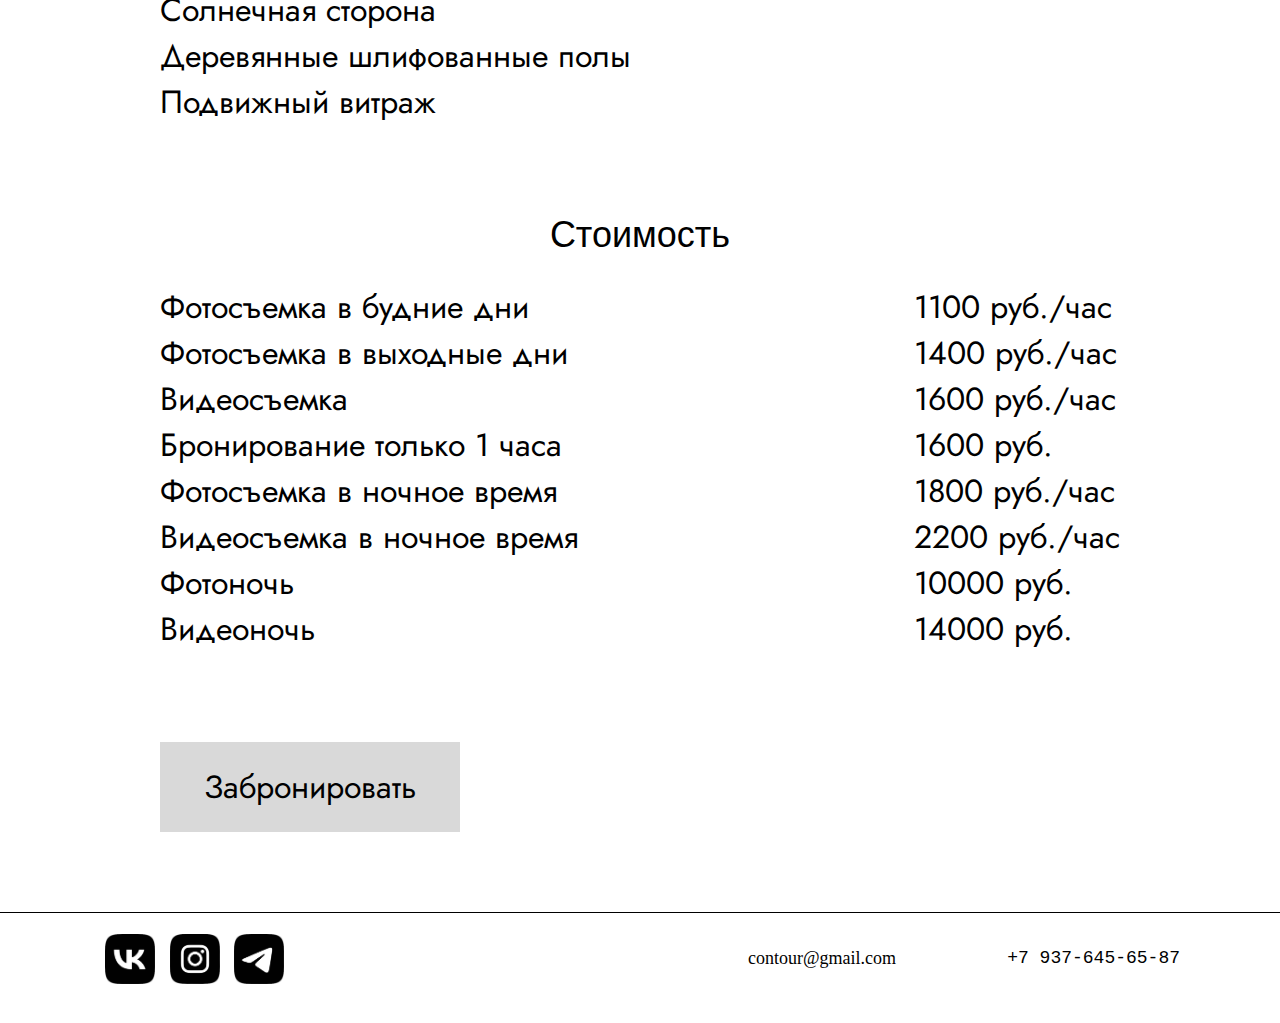
<file: hall3.html>
<!DOCTYPE html>
<html lang="ru">
<head>
	<meta charset="UTF-8">
	<meta http-equiv="X-UA-Compatible" content="IE=edge">
	<meta name="viewport" content="width=device-width, initial-scale=1.0">
	<title>Contour</title>
	<link rel="icon" href="img/icon/logo_1.svg" type="image/x-icon">
	<link rel="stylesheet" href="css/style_general.css">
	<link rel="stylesheet" href="css/halls.css">
</head>
<body>
	<header class="header">
		<div class="conteiner">
			<div class="logo">
				<img src="img/icon/logo_2.svg" alt="">
			</div>
			<div class="menu">
				<ul>
					<a href="index.html"><li>Главная</li></a>
					<a href="hall.html"><li>Залы</li></a>
					<a href="services.html"><li>Услуги</li></a>
					<a href="contacts.html"><li>Контакты</li></a>
				</ul>
			</div>
		</div>
	</header>

	<div class="content-conteiner">
		<div class="foto">
			<div class="foto__title">
				MAX
			</div>
			<div class="foto__slider">
				<img src="img/hall3.jpg" alt="" style="width: 100%;">
			</div>
		</div>

		<div class="about">
			<div class="about__title">
				Описание
			</div>
			<div class="about__text">
				Небольшой зал в скандинавском стиле с ярким естественным светом в первой половине дня и большим разноцветным витражом 
				во все окно, а если на улице пасмурно, то в окно можно установить студийную вспышку и "залить" все помещение необычными красками.
			</div>
		</div>

		<div class="characteristics">
			<div class="characteristics__title">
				Хаpактеpистики
			</div>
			<div class="characteristics__text">
				<div class="characteristics__left">
					Площадь зала<br>
					Высота потолков<br>
					Большое окно<br>
					Солнечная сторона<br>
					Деревянные шлифованные полы<br>
					Подвижный витраж<br>
				</div>
				<div class="characteristics__right">
					54 м2<br>
					4 метра<br>
					4х4 метра <br>
				</div>
			</div>
		</div>

		<div class="price">
			<div class="price__title">
				Стоимость
			</div>
			<div class="price__text">
				<div class="price__left">
					Фотосъемка в будние дни<br>
					Фотосъемка в выходные дни<br>
					Видеосъемка<br>
					Бронирование только 1 часа<br>
					Фотосъемка в ночное время<br>
					Видеосъемка в ночное время<br>
					Фотоночь<br>
					Видеоночь<br>
				</div>
				<div class="price__right">
					1100 руб./час<br>
					1400 руб./час<br>
					1600 руб./час<br>
					1600 руб.<br>
					1800 руб./час<br>
					2200 руб./час<br>
					10000 руб.<br>
					14000 руб.<br>
				</div>
			</div>
		</div>

		<div class="button"><a href="#"><div>Забронировать</div></a></div>
	</div>


	<footer class="footer">
		<div class="conteiner">
			<div class="footer__networks">
				<a href="#"><img src="img/icon/vk.png" alt=""></a>
				<a href="#"><img src="img/icon/inst.png" alt=""></a>
				<a href="#"><img src="img/icon/tel.png" alt=""></a>
			</div>
			<div class="footer__contacts">
				<div class="footer__email">contour@gmail.com</div>
				<div class="footer__tel"><pre>+7 937-645-65-87</pre></div>
			</div>
		</div>
	</footer>
</body>
</html>
</file>
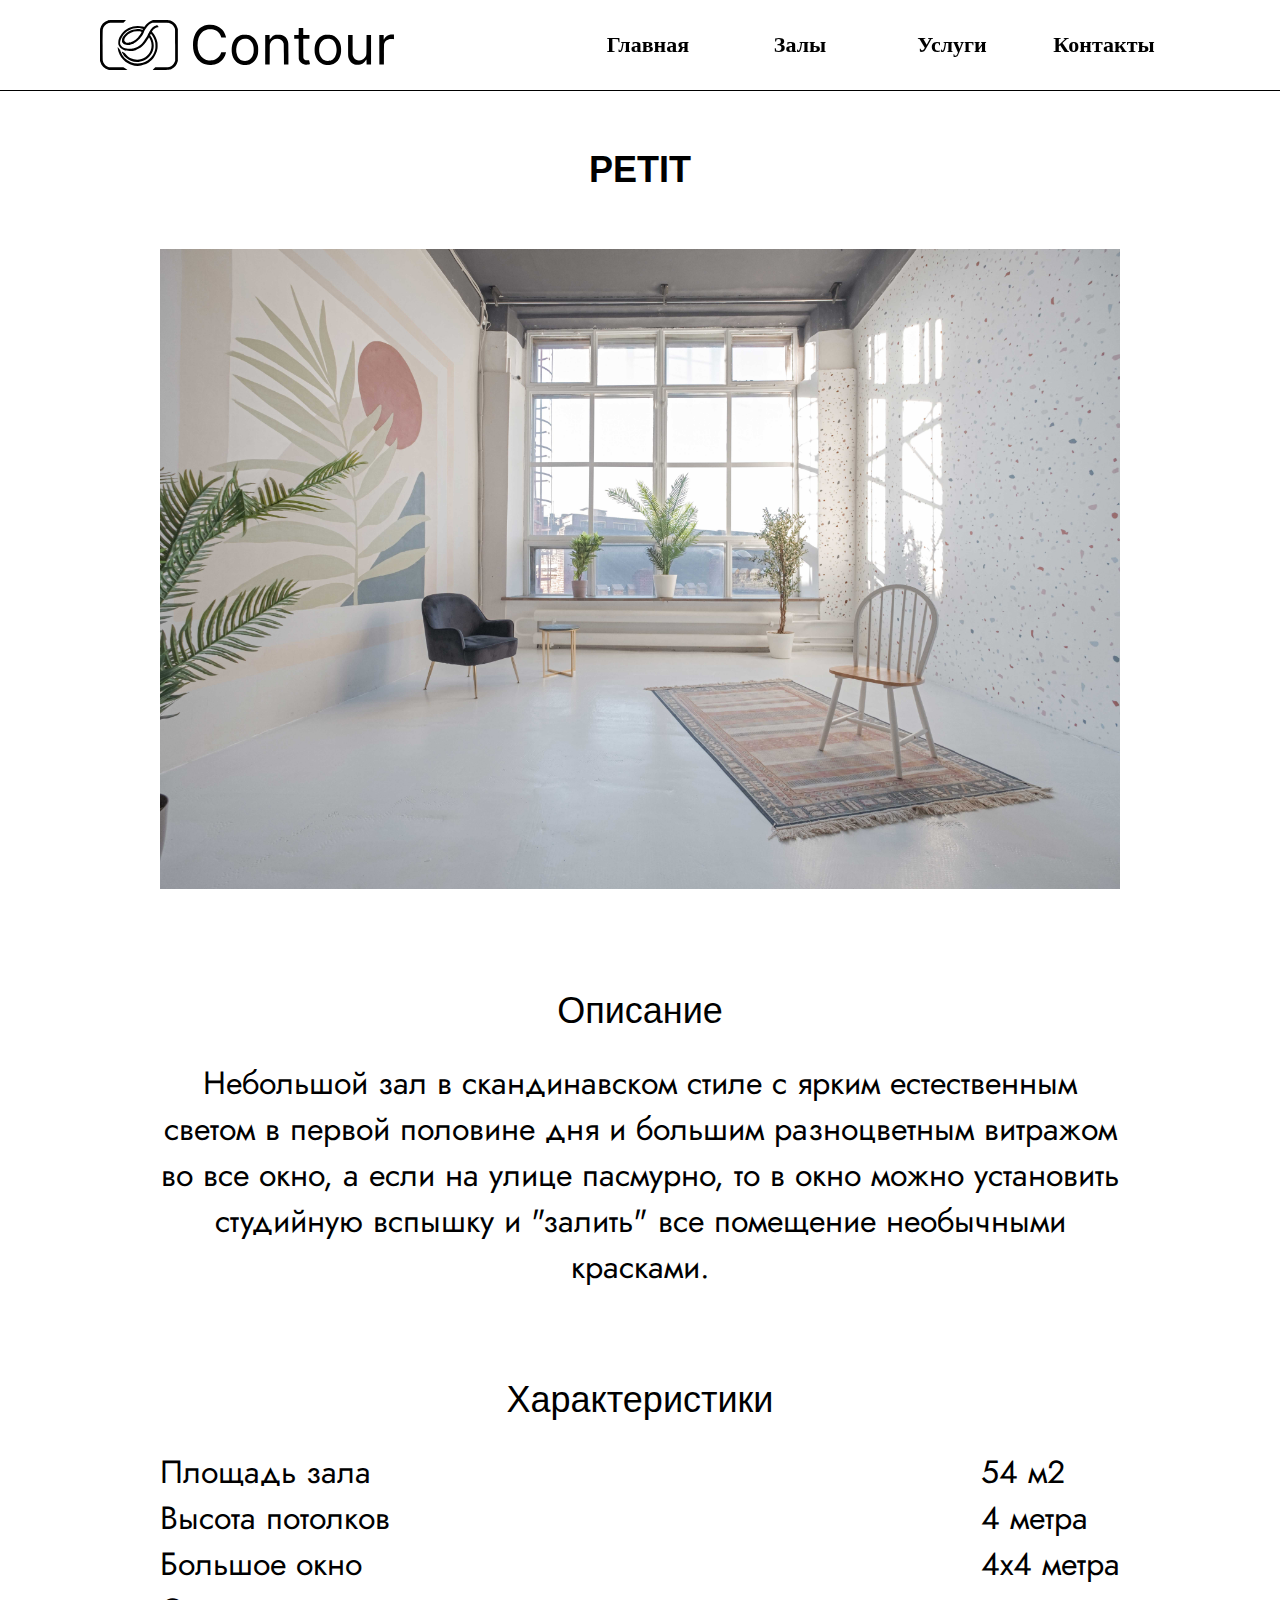
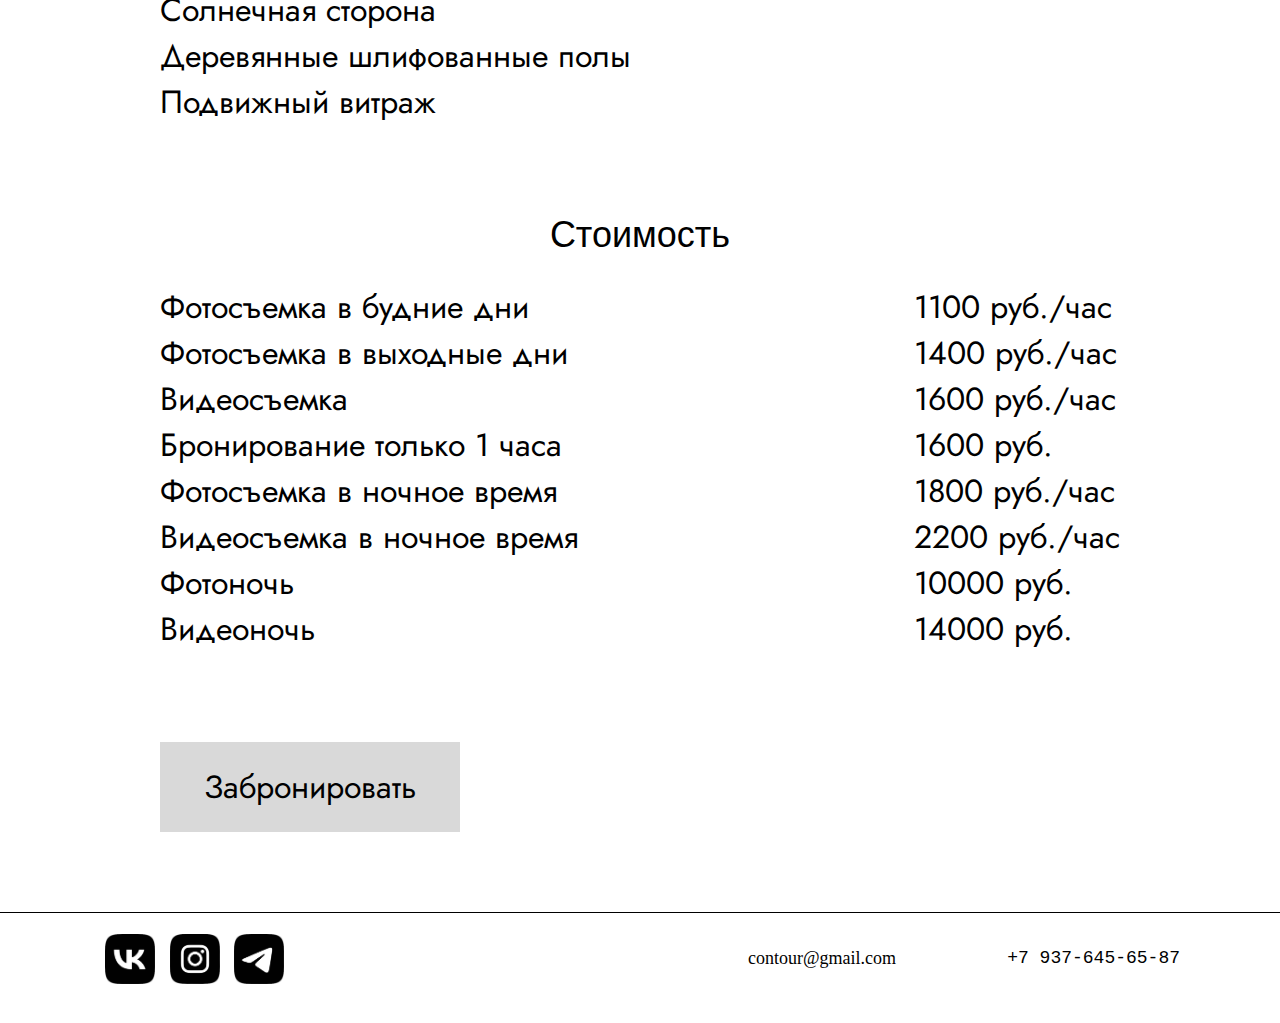
<file: hall4.html>
<!DOCTYPE html>
<html lang="ru">
<head>
	<meta charset="UTF-8">
	<meta http-equiv="X-UA-Compatible" content="IE=edge">
	<meta name="viewport" content="width=device-width, initial-scale=1.0">
	<title>Contour</title>
	<link rel="icon" href="img/icon/logo_1.svg" type="image/x-icon">
	<link rel="stylesheet" href="css/style_general.css">
	<link rel="stylesheet" href="css/halls.css">
</head>
<body>
	<header class="header">
		<div class="conteiner">
			<div class="logo">
				<img src="img/icon/logo_2.svg" alt="">
			</div>
			<div class="menu">
				<ul>
					<a href="index.html"><li>Главная</li></a>
					<a href="hall.html"><li>Залы</li></a>
					<a href="services.html"><li>Услуги</li></a>
					<a href="contacts.html"><li>Контакты</li></a>
				</ul>
			</div>
		</div>
	</header>

	<div class="content-conteiner">
		<div class="foto">
			<div class="foto__title">
				PETIT
			</div>
			<div class="foto__slider">
				<img src="img/hall4.jpg" alt="" style="width: 100%;">
			</div>
		</div>

		<div class="about">
			<div class="about__title">
				Описание
			</div>
			<div class="about__text">
				Небольшой зал в скандинавском стиле с ярким естественным светом в первой половине дня и большим разноцветным витражом 
				во все окно, а если на улице пасмурно, то в окно можно установить студийную вспышку и "залить" все помещение необычными красками.
			</div>
		</div>

		<div class="characteristics">
			<div class="characteristics__title">
				Хаpактеpистики
			</div>
			<div class="characteristics__text">
				<div class="characteristics__left">
					Площадь зала<br>
					Высота потолков<br>
					Большое окно<br>
					Солнечная сторона<br>
					Деревянные шлифованные полы<br>
					Подвижный витраж<br>
				</div>
				<div class="characteristics__right">
					54 м2<br>
					4 метра<br>
					4х4 метра <br>
				</div>
			</div>
		</div>

		<div class="price">
			<div class="price__title">
				Стоимость
			</div>
			<div class="price__text">
				<div class="price__left">
					Фотосъемка в будние дни<br>
					Фотосъемка в выходные дни<br>
					Видеосъемка<br>
					Бронирование только 1 часа<br>
					Фотосъемка в ночное время<br>
					Видеосъемка в ночное время<br>
					Фотоночь<br>
					Видеоночь<br>
				</div>
				<div class="price__right">
					1100 руб./час<br>
					1400 руб./час<br>
					1600 руб./час<br>
					1600 руб.<br>
					1800 руб./час<br>
					2200 руб./час<br>
					10000 руб.<br>
					14000 руб.<br>
				</div>
			</div>
		</div>

		<div class="button"><a href="#"><div>Забронировать</div></a></div>
	</div>


	<footer class="footer">
		<div class="conteiner">
			<div class="footer__networks">
				<a href="#"><img src="img/icon/vk.png" alt=""></a>
				<a href="#"><img src="img/icon/inst.png" alt=""></a>
				<a href="#"><img src="img/icon/tel.png" alt=""></a>
			</div>
			<div class="footer__contacts">
				<div class="footer__email">contour@gmail.com</div>
				<div class="footer__tel"><pre>+7 937-645-65-87</pre></div>
			</div>
		</div>
	</footer>
</body>
</html>
</file>
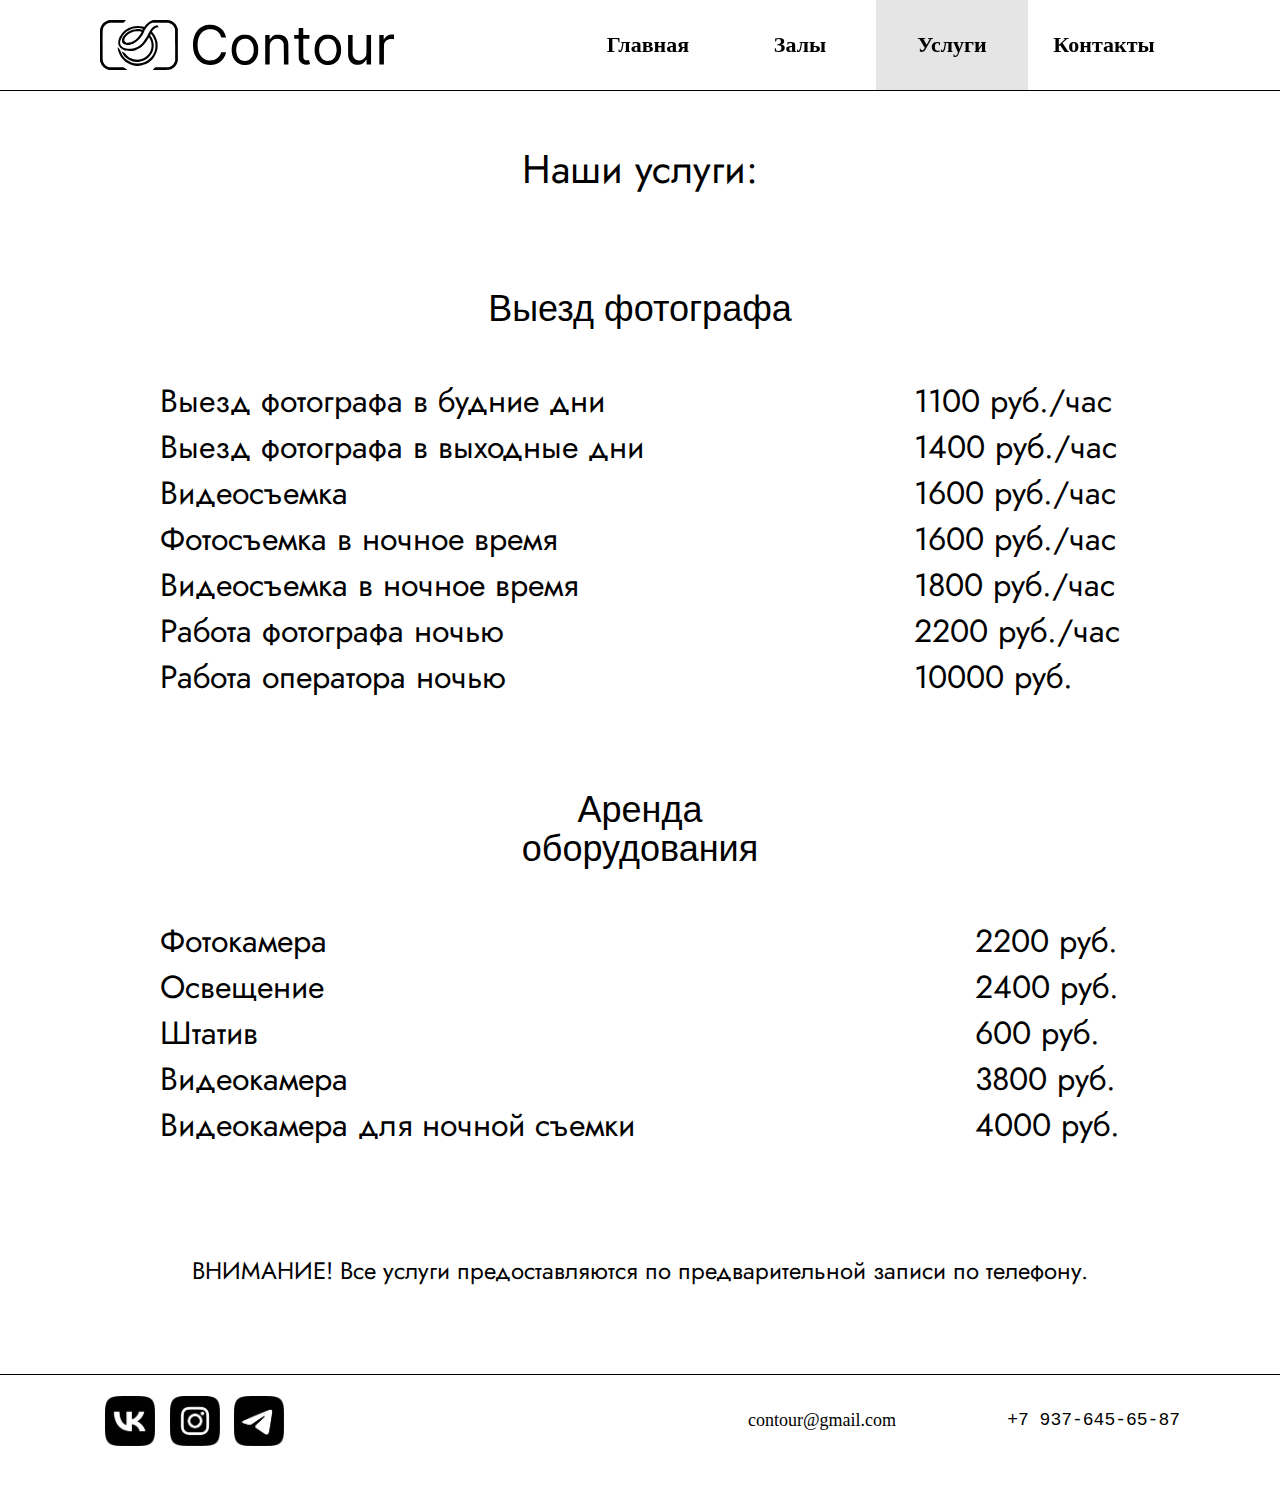
<file: services.html>
<!DOCTYPE html>
<html lang="ru">
<head>
	<meta charset="UTF-8">
	<meta http-equiv="X-UA-Compatible" content="IE=edge">
	<meta name="viewport" content="width=device-width, initial-scale=1.0">
	<title>Contour</title>
	<link rel="icon" href="img/icon/logo_1.svg" type="image/x-icon">
	<link rel="stylesheet" href="css/style_general.css">
	<link rel="stylesheet" href="css/services.css">
</head>
<body>
	<header class="header">
		<div class="conteiner">
			<div class="logo">
				<img src="img/icon/logo_2.svg" alt="">
			</div>
			<div class="menu">
				<ul>
					<a href="index.html"><li>Главная</li></a>
					<a href="hall.html"><li>Залы</li></a>
					<a href="services.html"><li>Услуги</li></a>
					<a href="contacts.html"><li>Контакты</li></a>
				</ul>
			</div>
		</div>
	</header>

	<div class="content-conteiner">
		<div class="content__title">Наши услуги:</div>
		<div class="price">
			<div class="price__title">
				Выезд фотографа
			</div>
			<div class="price__text">
				<div class="price__left">
					Выезд фотографа в будние дни <br>
					Выезд фотографа в выходные дни<br>
					Видеосъемка<br>
					Фотосъемка в ночное время<br>
					Видеосъемка в ночное время<br>
					Работа фотографа ночью<br>
					Работа оператора ночью<br>
				</div>
				<div class="price__right">
					1100 руб./час<br>
					1400 руб./час<br>
					1600 руб./час<br>
					1600 руб./час<br>
					1800 руб./час<br>
					2200 руб./час<br>
					10000 руб.<br>
				</div>
			</div>
		</div>

		<div class="price">
			<div class="price__title">
				Аренда <br>
				оборудования
			</div>
			<div class="price__text">
				<div class="price__left">
					Фотокамера<br>
					Освещение<br>
					Штатив<br>
					Видеокамера<br>
					Видеокамера для ночной съемки<br>
				</div>
				<div class="price__right">
					2200 руб.<br>
					2400 руб.<br>
					600 руб.<br>
					3800 руб.<br>
					4000 руб.<br>
				</div>
			</div>
		</div>

		<div class="warning">
			ВНИМАНИЕ! Все услуги предоставляются по предварительной записи по телефону.
		</div>
	</div>




	<footer class="footer">
		<div class="conteiner">
			<div class="footer__networks">
				<a href="#"><img src="img/icon/vk.png" alt=""></a>
				<a href="#"><img src="img/icon/inst.png" alt=""></a>
				<a href="#"><img src="img/icon/tel.png" alt=""></a>
			</div>
			<div class="footer__contacts">
				<div class="footer__email">contour@gmail.com</div>
				<div class="footer__tel"><pre>+7 937-645-65-87</pre></div>
			</div>
		</div>
	</footer>
</body>
</html>
</file>
<file: css/style_general.css>
body{
	margin: 0;
}
.header {
	position: fixed;
	left: 0;
	top: 0;
	width: 100%;
	height: 90px;
	background: rgba(255, 255, 255, 0.858);
	border-bottom: 1px solid #000;
	z-index: 100;
}
.conteiner {
	margin: 0 100px 0 100px;
	display: flex;
	justify-content: space-between;
}
.logo {
	margin-top: 20px;
	height: 50px;
}
.logo img{
	height: 100%;
}
.menu {
	width: 60%;
	height: 90px;
	font-size: 22px;
	font-weight: bold;
}
.menu ul{
	display: flex;
	justify-content: space-between;
	list-style-type: none;
	height: 100%;
	margin: 0;
}
.menu ul a{
	text-decoration: none;
	color: black;
	width: 200px;
}
.menu ul li{
	height: 100%;
	width: auto;
	text-align: center;
	line-height: 90px;
}
.menu ul li:hover{
	transition: background-color 0.5s;
	background: rgba(0, 0, 0, 0.103);
}


/**************************************************************/

.footer {
	width: 100%;
	height: 90px;
	position: relative;
	border-top: 1px solid #000;
	font-size: 18px;
	line-height: 90px;
	margin-top: 80px;
}
.footer__networks{
	margin-top: 20px;
	height: 50px;
}
.footer__networks img{
	height: 100%;
	margin: 0 5px 0 5px;
}
.footer__contacts {
	width: 40%;
	display: flex;
	justify-content: space-between;
}
.footer__tel pre{
	margin: 0;
}
</file>
<file: css/index.css>
@import url(https://fonts.googleapis.com/css?family=Jost:regular);

header ul a:nth-child(1){
	background: rgba(0, 0, 0, 0.103);
}
.fullscreen{
	position: relative;
	margin: 90px 0 0 0;
	width: 100%;
	height: 100%;

}

.fullscreen img{
	width: 100%;
	height: 100%;
}

.wywern {
	display: flex;
	margin: 0 auto;
	margin-top: 50px;
	width: 90%;
}
.wywern__img {
	width: 90%;
}

.wywern__img img{
	width: 100%;
}
.wywern__text {
	width: 40%;
}

.wywern__text a{
	text-decoration: none;
	color: #000;
}
.wywern__header {
	font-family: 'Arial';
	font-style: normal;
	font-weight: 400;
	font-size: 64px;
	line-height: 70px;
	align-items: center;
	text-align: center;
}
.wywern__maintext {
	font-family: 'Jost';
	font-style: normal;
	font-weight: 400;
	font-size: 20px;
	line-height: 40px;
	display: flex;
	align-items: center;
	text-align: center;
	margin-top: 90px;
	margin-bottom: 30px;
}
.wywern__button {
	width: 200px;
	height: 70px;
	font-family: 'Jost';
	font-style: normal;
	font-weight: 400;
	font-size: 24px;
	line-height: 70px;
	margin-left: 50%;
	margin-top: 30px;
	border: 1px solid #000000;
	text-align: center;
	align-items: center;
}

.halls {
	height: 600px;
	width: 100%;
	font-family: 'Arial';
	font-style: normal;
	font-weight: 400;
	font-size: 48px;
	line-height: 53px;
	margin-top: 90px;
}
.halls__hedder {
	margin-bottom: 75px;
	align-items: center;
	text-align: center;
}
.halls__content {
	width: 79%;
	margin: 0 auto;
	display: flex;
	justify-content: space-around;
}
.halls__block {
	width: 22.5%;
}
.halls__img img{
	width: 100%;
	border-radius: 18px;
}
.halls__name {
	margin: 0 auto;
	width: 200px;
	height: 85px;
	background: #FAF3F0;
	border-radius: 10px;
	font-style: normal;
	font-weight: 400;
	font-size: 32px;
	line-height: 85px;
	align-items: center;
	text-align: center;
	margin-top: 34px;
}
.halls__block a{
	color: #000;
	text-decoration: none;
}
.blackblock {
	width: 100%;
	height: 410px;
	background: rgb(128, 126, 126);
}
.blackblock__text {
	font-family: 'Jost';
	font-style: normal;
	font-weight: 400;
	font-size: 32px;
	line-height: 58px;
	color: #FFFFFF;
	width: 84%;
	margin: 0 auto;
}

.form {
	font-family: 'Arial';
	width: 75%;
	margin: 0 auto;
	font-style: normal;
	font-weight: 400;
	font-size: 32px;
	line-height: 43px;
	align-items: center;
	text-align: center;
}
.form a{
	text-decoration: none;
	color: #000;
}
.form__header {
	font-family: 'Jost';
	font-weight: 400;
	font-size: 48px;
	line-height: 53px;
	margin: 50px 0 50px 0;
}
.form__field {
	margin-top: 30px;
	width: 100%;
}

.form__field input{
	text-align: center;
	width: 100%;
	height: 30px;
	border: 0px;
	border-bottom: 2px solid #000;
}

.form__field input:focus-visible{
	border: 0px;
}

.form__button{
	width: 200px;
	height: 70px;
	font-family: 'Jost';
	font-style: normal;
	font-weight: 400;
	font-size: 24px;
	line-height: 70px;
	border: 1px solid #000000;
	text-align: center;
	align-items: center;
	margin-top: 80px;
}
</file>
<file: css/contacts.css>
header ul a:nth-child(4){
	background: rgba(0, 0, 0, 0.103);
}
.contacts {
    font-size: 48px;
    color: black;
    margin-top: 150px;
    margin-left: 650px;
    position: relative;
    height: 150px;
    font-weight: 400;
    font-size: 48px;
    line-height: 58px;
    color: #000000;
}
.block {
    width: 100%;
}
.block__block {
    display: flex;
    width: 74%;
}
.block__img {
    margin-top: 4.5%;
    margin-left: 10.1%;
    width:58.5%;
}
.block__img img {
    width:100%;
}
.block__name {
    font-size: 36px;
    color: black;
    font-family: Arial;
    margin-top: 64px;
    margin-left: 304px;
    position: relative;
    height: 58px;
    font-weight: bolder;
    line-height: 58px;
    color: #000000;
}
.block__house {
    font-size: 26px;
    margin-bottom: 10;
    margin-left: 70px;
    color: black;
    font-family: Arial;
    position: relative;
    height: 50px;
    width: 150%;
    line-height: 58px;
    font-weight: bolder;
    color: #000000;
}
.block__signature1 {
    font-size: 16px;
    margin: 0 auto;
    margin-left: 320px;
    color: black;
    font-family: Arial;
    height: 10px;
    width: 80%;
    line-height: 18px;
    font-weight:lighter;
    color: #000000;
}
.block__number {
    font-size: 26px;
    margin-left: 250px;
    margin-top: 20px;
    color: black;
    font-family: Arial;
    position: relative;
    height: 50px;
    width: 100%;
    line-height: 58px;
    font-weight: bolder;
    color: #000000;
}
.block__signature2 {
    font-size: 16px;
    margin: 0 auto;
    margin-bottom: 10;
    margin-left: 310px;
    color: black;
    font-family: Arial;
    height: 10px;
    width: 100%;
    line-height: 18px;
    font-weight:lighter;
    color: #000000;
}
</file>
<file: css/hall.css>
a{
	text-decoration: none;
	color: black;
}
header ul a:nth-child(2){
	background: rgba(0, 0, 0, 0.103);
}
.halls {
	width: 75%;
	margin: 0 auto;
	margin-top: 130px;
}
.halls__hall {
	font-family: Arial;
	font-size: 36px;
	font-weight: 600;
	line-height: 39px;
	letter-spacing: 0em;
	text-align: center;

}
.halls__name {
	margin-bottom: 40px;
	margin-top: 90px;
}
.halls__photo {
	display: flex;
}
.halls__photoleft {
	width: 70%;
}
.halls__photoleft img{
	width: 102%;
}
.halls__photoright {
	width: 23%;
	height: 100%;
	display: inline-flex;
	justify-content: space-between;
	flex-direction: column;
	margin-left: 2%;
}
.halls__photoright img{
	width: 100%;
	
}
</file>
<file: css/halls.css>
/*******fonts******/
@import url(https://fonts.googleapis.com/css?family=Jost:regular);


/*******************************************/
.content-conteiner {
	width: 75%;
	margin: auto;
	margin-top: 150px;
	font-family: Jost;
	font-size: 32px;
	font-weight: 400;
	line-height: 46px;
	letter-spacing: 0em;
}
.foto__title {
	font-family: Arial;
	font-size: 36px;
	font-weight: 600;
	line-height: 39px;
	letter-spacing: 0em;
	text-align: center;
	margin-bottom: 60px;
}
.about {
	margin-top: 90px;
	text-align: center;
}
.about__title {
	font-family: Arial;
	font-size: 36px;
	font-weight: 400;
	line-height: 39px;
	letter-spacing: 0em;
	text-align: center;
	margin-bottom: 30px;
}
.characteristics {
	margin-top: 90px;
}
.characteristics__title {
	font-family: Arial;
	font-size: 36px;
	font-weight: 400;
	line-height: 39px;
	letter-spacing: 0em;
	text-align: center;
	margin-bottom: 30px;
}
.characteristics__text {
	display: flex;
	justify-content: space-between;
}
.price {
	margin-top: 90px;
}
.price__title {
	font-family: Arial;
	font-size: 36px;
	font-weight: 400;
	line-height: 39px;
	letter-spacing: 0em;
	text-align: center;
	margin-bottom: 30px;
}
.price__text {
	display: flex;
	justify-content: space-between;
}
.button{
	width: 300px;
	height: 90px;
	text-align: center;
	margin-top: 90px;
	background: #D9D9D9;
	line-height: 90px;
}
.button div{
	width: 300px;
	height: 90px;
}
.button a{
	text-decoration: none;
	color: black;
}
.button:hover{
	transition: 500ms;
	background: #bbbbbb;
}
</file>
<file: css/services.css>
/*******fonts******/
@import url(https://fonts.googleapis.com/css?family=Jost:regular);


/*******************************************/
header ul a:nth-child(3){
	background: rgba(0, 0, 0, 0.103);
}

.content-conteiner {
	width: 75%;
	margin: auto;
	margin-top: 150px;
	font-family: Jost;
	font-size: 32px;
	font-weight: 400;
	line-height: 46px;
	letter-spacing: 0em;
}
.content__title{
	font-size: 40px;
	font-weight: 400;
	line-height: 39px;
	letter-spacing: 0em;
	text-align: center;
	margin-bottom: 100px;
}
.price {
	margin-top: 90px;
}
.price__title {
	font-family: Arial;
	font-size: 36px;
	font-weight: 400;
	line-height: 39px;
	letter-spacing: 0em;
	text-align: center;
	margin-bottom: 50px;
}
.price__text {
	display: flex;
	justify-content: space-between;
}
.warning{
	margin-top: 100px;
	font-size: 24px;
	text-align: center;
}
</file>
